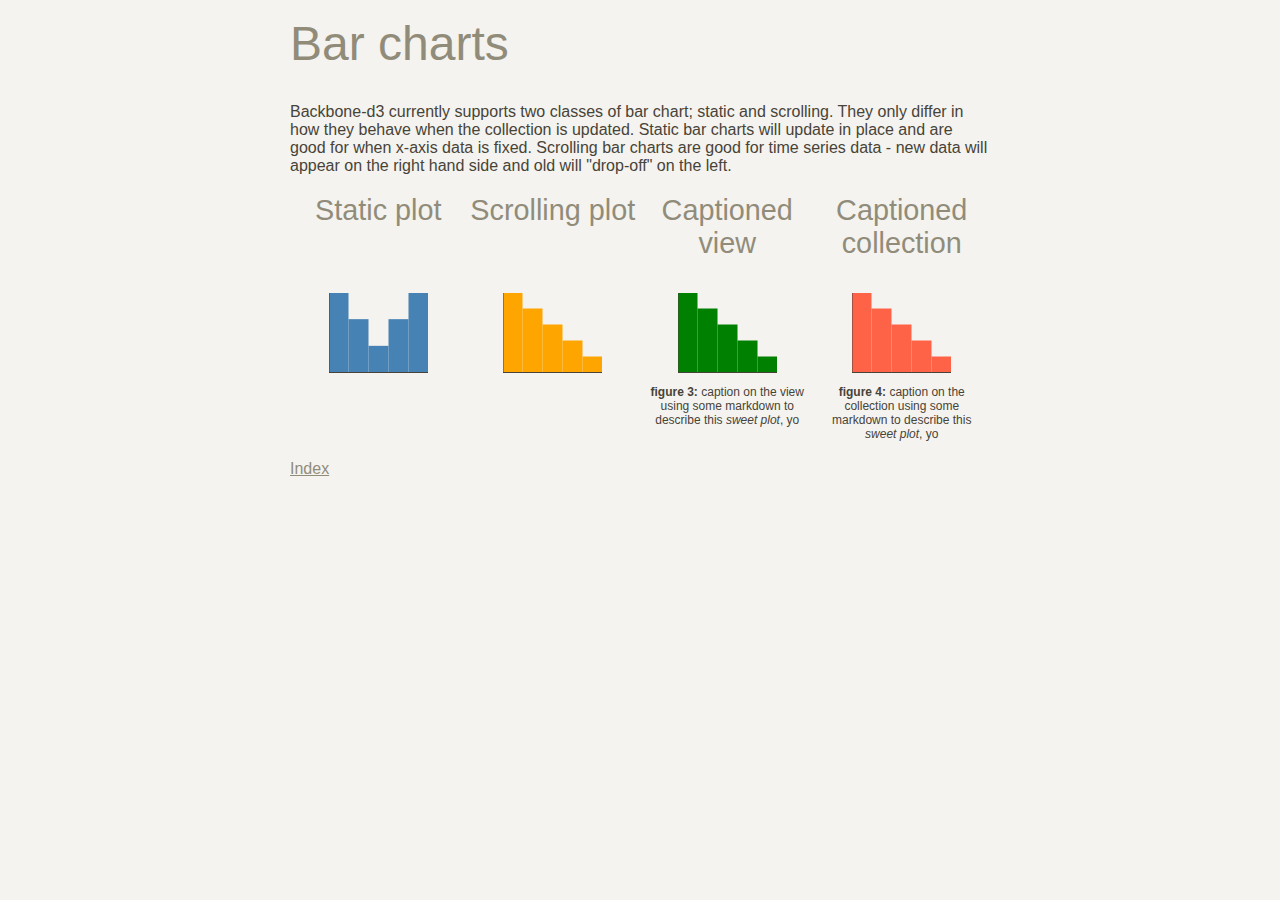
<file: examples/bar.html>
<html>
	<head>
	  <title>Backbone.d3 - Bar charts</title>

	  <link rel="stylesheet" href="style.css" type="text/css" />

    <script src="loader.js" type="text/javascript"></script>

    <script type="text/javascript">
      $(function() {
        var DataPoint = Backbone.Model.extend({
          initialize: function(point) {
            this.set({
              id: point.id,
              x: point.x,
              y: point.y
            });
          }
        });

        var DataSeries = Backbone.d3.PlotCollection.extend({
          model : DataPoint,
          url : "bardata.json",
          // Needed for scolling plots
          fetch: function(){
            // No op
            console.log('fetching is a no op in this example');
          }
        });

        var series1 = new DataSeries();

        var plot1 = Backbone.d3.getView(series1, {div:'#plot1'});
        series1.reset([
          new DataPoint({x:1, y:6, id:1}),
          new DataPoint({x:2, y:4, id:2}),
          new DataPoint({x:3, y:2, id:3}),
          new DataPoint({x:4, y:4, id:4}),
          new DataPoint({x:5, y:6, id:5})
        ]);
        // evolve the dataset
        _.each(_.range(1,6), function(i, ii, l) {
          setTimeout(function() {
                   m = plot1.collection.get(i);
                   m.set({y:2*i});
          }, i * 1000);
        })

        var series2 = new DataSeries();

        var plot2 = Backbone.d3.getView(series2, {div:'#plot2', scrolling:true});
        series2.reset([
          new DataPoint({x:1, y:5, id:1}),
          new DataPoint({x:2, y:4, id:2}),
          new DataPoint({x:3, y:3, id:3}),
          new DataPoint({x:4, y:2, id:4}),
          new DataPoint({x:5, y:1, id:5})
        ]);
        // evolve the dataset
        _.each(_.range(1,6), function(i, ii, l) {
          setTimeout(function() {
                   plot2.collection.add(new DataPoint({x:i+5, y:i*2, id:i}));
          }, i * 1000);
        })

        var series3 = new DataSeries();
        var caption = "**figure 3:** caption on the view using some markdown to describe this *sweet plot*, yo";
        var plot3 = Backbone.d3.getView(series3, {div:'#plot3', scrolling:true, caption:caption});
        series3.reset([
          new DataPoint({x:1, y:5, id:1}),
          new DataPoint({x:2, y:4, id:2}),
          new DataPoint({x:3, y:3, id:3}),
          new DataPoint({x:4, y:2, id:4}),
          new DataPoint({x:5, y:1, id:5})
        ]);
        // evolve the dataset
        _.each(_.range(1,6), function(i, ii, l) {
          setTimeout(function() {
                   plot3.collection.add(new DataPoint({x:i+5, y:i*2, id:i}));
          }, i * 1000);
        })

        var caption = "**figure 4:** caption on the collection using some markdown to describe this *sweet plot*, yo";
        var series4 = new DataSeries([], {caption:caption});
        var plot4 = Backbone.d3.getView(series4, {div:'#plot4', scrolling:true});
        series4.reset([
          new DataPoint({x:1, y:5, id:1}),
          new DataPoint({x:2, y:4, id:2}),
          new DataPoint({x:3, y:3, id:3}),
          new DataPoint({x:4, y:2, id:4}),
          new DataPoint({x:5, y:1, id:5})
        ]);
        // evolve the dataset
        _.each(_.range(1,6), function(i, ii, l) {
          setTimeout(function() {
                   plot4.collection.add(new DataPoint({x:i+5, y:i*2, id:i}));
          }, i * 1000);
        })
      });

    </script>
  </head>
  <body>
    <div id="container">
      <h1>Bar charts</h1>
      <p>Backbone-d3 currently supports two classes of bar chart; static and
        scrolling. They only differ in how they behave when the collection is
        updated. Static bar charts will update in place and are good for when
        x-axis data is fixed. Scrolling bar charts are good for time series
        data - new data will appear on the right hand side and old will
        "drop-off" on the left.</p>
      <table width="100%">
        <tr>
          <td width="25%" align="center" valign="top">
            <h3>Static plot</h3>
          </td>
          <td width="25%" align="center" valign="top">
            <h3>Scrolling plot</h3>
          </td>
          <td width="25%" align="center" valign="top">
            <h3>Captioned view</h3>
          </td>
          <td width="25%" align="center" valign="top">
            <h3>Captioned collection</h3>
          </td>
        </tr>
        <tr>
          <td width="25%" align="center" valign="top">
            <div id="plot1"></div>
          </td>
          <td width="25%" align="center" valign="top">
            <div id="plot2"></div>
          </td>
          <td width="25%" align="center" valign="top">
            <div id="plot3"></div>
          </td>
          <td width="25%" align="center" valign="top">
            <div id="plot4"></div>
          </td>
        </tr>
      </table>
	    <div class="footer">
	      <p><a href="index.html">Index</a></p>
	    </div>
    </div>
  </body>
</html>
</file>
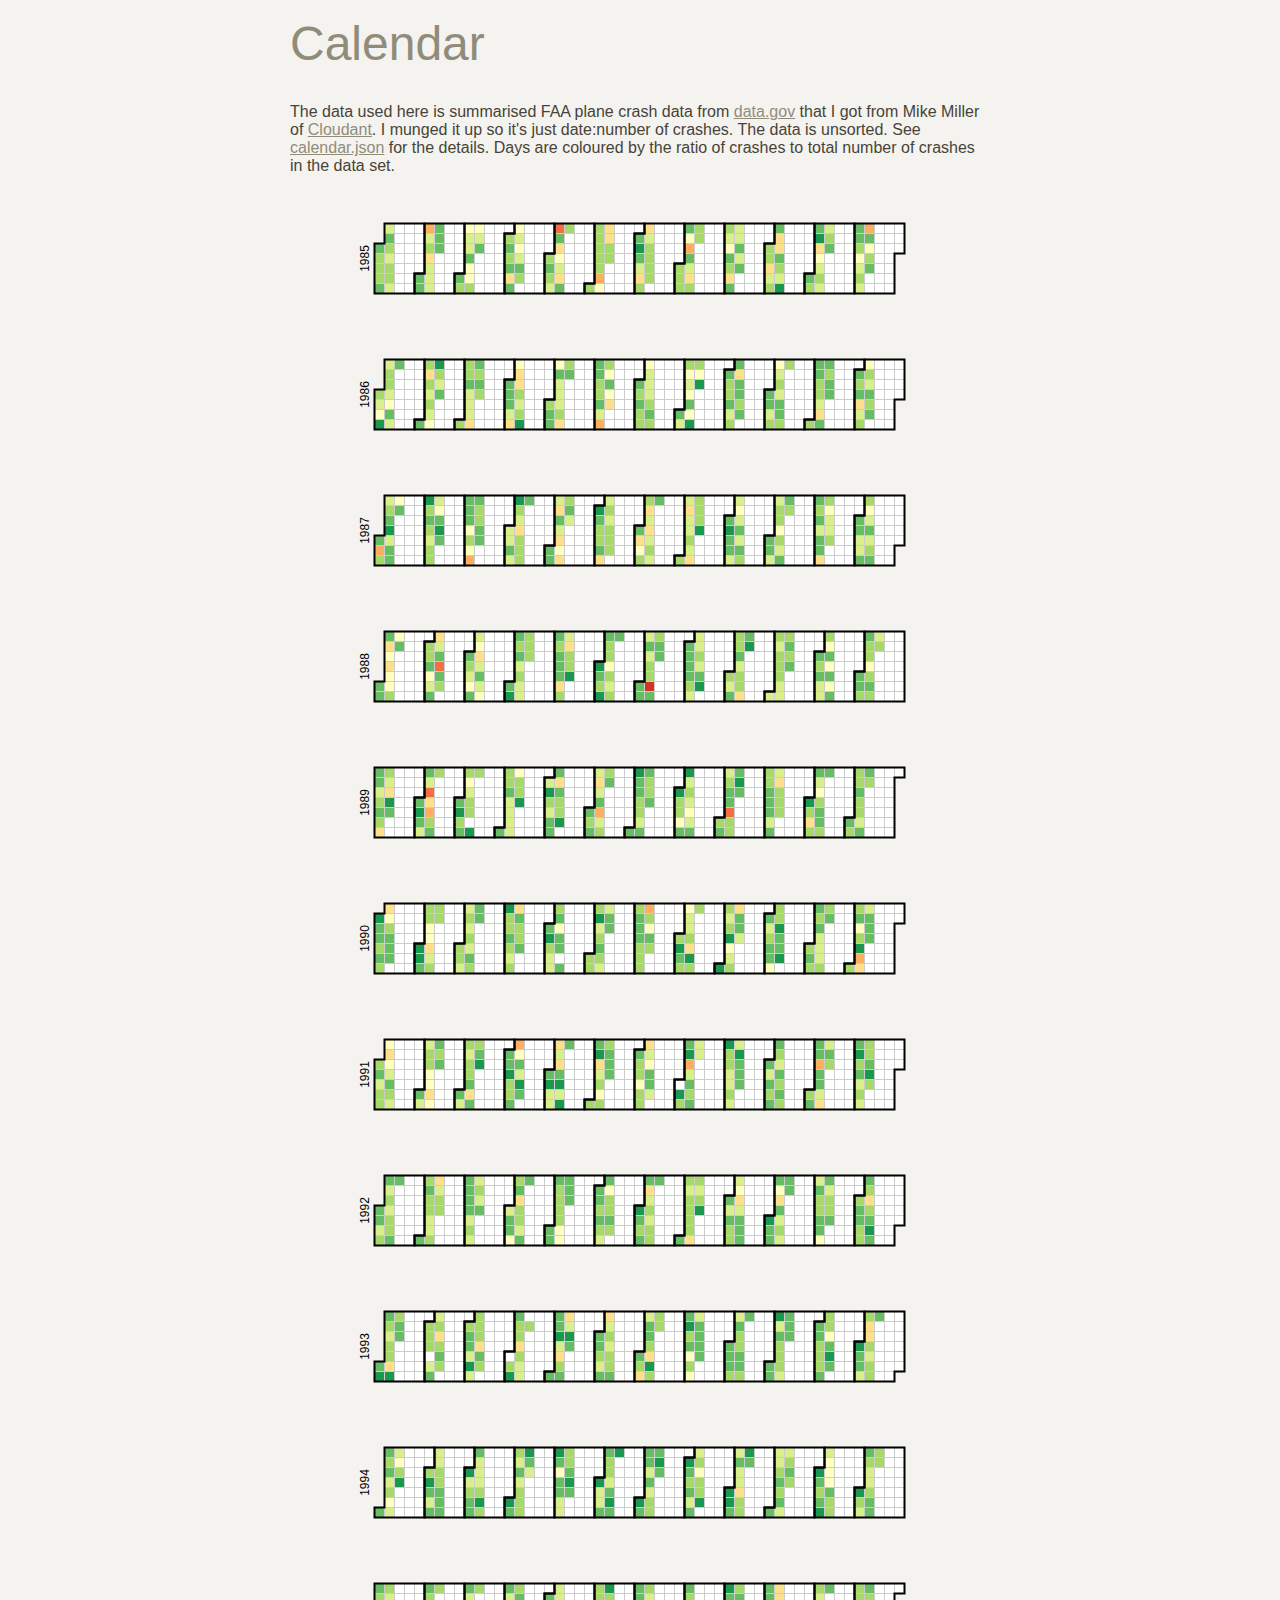
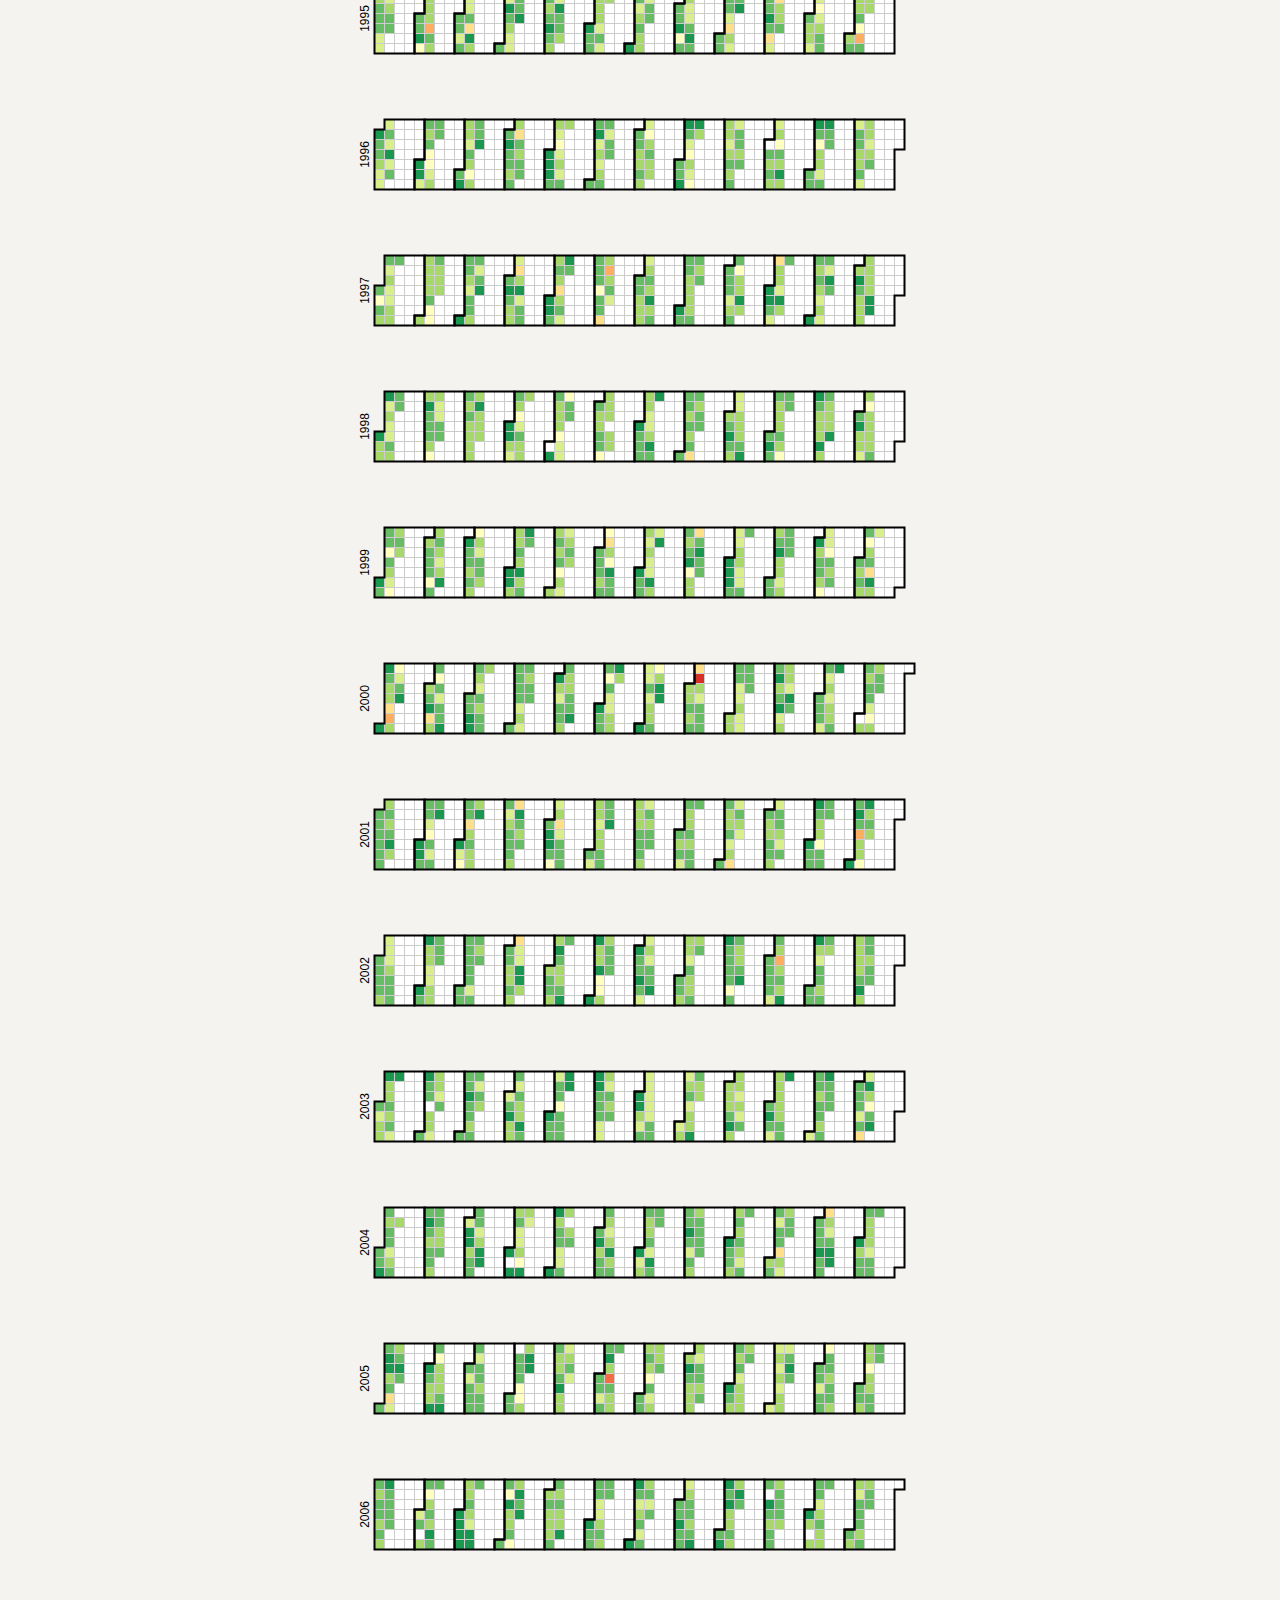
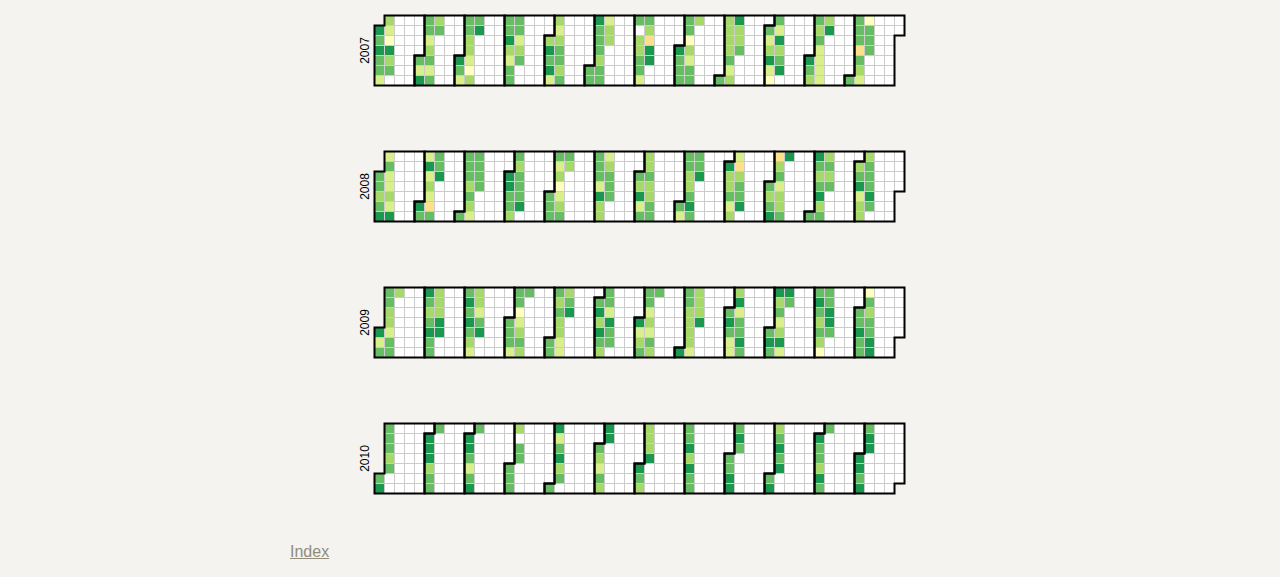
<file: examples/calendar.html>
<html>
	<head>
	  <title>Backbone.d3 - Calendar</title>

	  <link rel="stylesheet" href="style.css" type="text/css" />
	  <link rel="stylesheet" href="colorbrewer.css" type="text/css" />
	  <style>
	  #chart {
      font: 10px sans-serif;
      shape-rendering: crispEdges;
    }

    .day {
      fill: #fff;
      stroke: #ccc;
    }

    .month {
      fill: none;
      stroke: #000;
      stroke-width: 2px;
    }
    </style>

    <script src="loader.js" type="text/javascript"></script>
    <script type="text/javascript">
      $(function() {
        var CalDataPoint = Backbone.Model.extend({
          initialize: function(data) {
            this.set({
              id: data.date,
              date: data.date,
              count: data.count
            });
          }
        });

        var CalData = Backbone.d3.PlotCollection.extend({
          model : Backbone.Model,
          url : "calendar.json",
          plottype: "calendar",
          // TODO: add a start date/end date
    			success: function( result ) {
  					var models = [];
  					_.each( result, function( row ) {
							models.push( row.value );
  					});
  					if ( models.length == 0 ) { models = null }
  					return models;
  				}
        });

        var CalendarVis = Backbone.d3.PlotView.extend({
          day: d3.time.format("%w"),
          week: d3.time.format("%U"),
          percent: d3.format(".1%"),
          format: d3.time.format("%Y-%m-%d"),
          m: [19, 20, 20, 19], // top right bottom left margin
          gw: 700, // width
          gh: 136, // height
          z: 10, // cell size
          plot: function(options) {
            var that = this;
            var w = 700 - this.m[1] - this.m[3], // width
                h = 136 - this.m[0] - this.m[2];
            var color = d3.scale.quantize()
                .domain([0, 1])
                .range(d3.range(9));

            var svg = this.div.selectAll("svg")
                .data(d3.range(1985, 2011))
              .enter().append("svg:svg")
                .attr("width", w + this.m[1] + this.m[3])
                .attr("height", h + this.m[0] + this.m[2])
                .attr("class", "RdYlGn") // Colour pallet.
              .append("svg:g")
                .attr("transform",
                  "translate(" + (this.m[3] + (w - this.z * 53) / 2) + "," + (this.m[0] + (h - this.z * 7) / 2) + ")");

            svg.append("svg:text")
                .attr("transform", "translate(-6," + this.z * 3.5 + ")rotate(-90)")
                .attr("text-anchor", "middle")
                .text(String);

            var rect = svg.selectAll("rect.day")
                .data(function(d) { return d3.time.days(new Date(d, 0, 1), new Date(d + 1, 0, 1)); })
              .enter().append("svg:rect")
                .attr("class", "day")
                .attr("width", this.z)
                .attr("height", this.z)
                .attr("x", function(d) { return that.week(d) * that.z; })
                .attr("y", function(d) { return that.day(d) * that.z; });

            svg.selectAll("path.month")
                .data(function(d) { return d3.time.months(new Date(d, 0, 1), new Date(d + 1, 0, 1)); })
              .enter().append("svg:path")
                .attr("class", "month")
                .attr("d", that.monthPath);

            var data = d3.nest()
                  .key(function(d) { return d.date; })
                  .rollup(function(d) { return d[0].count; })
                  .map(this.plotdata());

            rect.attr("class", function(d) {
              return "day q" + color(data[that.format(d)]) + "-9";
            })
              .append("svg:title")
                .text(function(d) {
                  return (d = that.format(d)) + (d in data ? ": " + that.percent(data[d]) : "");
                });
          },
          plotdata: function(){
            // return percent safety
            var data = [];
            var max = this.collection.max(function(d){return d.get("count");}).get("count");
            this.collection.forEach(function(datapoint) {
                data.push({date:datapoint.get('date'), count:1 - parseFloat(datapoint.get('count'))/max});
              }
            )
            return data;
          },
          monthPath: function(t0) {
            var t1 = new Date(t0.getUTCFullYear(), t0.getUTCMonth() + 1, 0),
                d0 = +this.day(t0), w0 = +this.week(t0),
                d1 = +this.day(t1), w1 = +this.week(t1);
            return "M" + (w0 + 1) * this.z + "," + d0 * this.z
                + "H" + w0 * this.z + "V" + 7 * this.z
                + "H" + w1 * this.z + "V" + (d1 + 1) * this.z
                + "H" + (w1 + 1) * this.z + "V" + 0
                + "H" + (w0 + 1) * this.z + "Z";
          }
        });
        var series1 = new CalData();
        var cal = new CalendarVis(series1, {div:'#calendar'});
			});
		</script>
	  </head>
	  <body>
	    <div id="container">
	      <h1>Calendar</h1>
	      <p>The data used here is summarised FAA plane crash data from
<a href='http://data.gov/'>data.gov</a> that I got from Mike Miller of
<a href="http://blog.cloudant.com/mapreduce-from-the-basics-to-the-actually-useful/">Cloudant</a>.
I munged it up so it's just date:number of crashes. The data is unsorted. See
<a href="calendar.json">calendar.json</a> for the details. Days are coloured by
the ratio of crashes to total number of crashes in the data set.</p>
	      <div id="calendar"></div>
	      <div class="footer">
		      <p><a href="index.html">Index</a></p>
		    </div>
	    </div>
	  </body>
	</html>
</file>
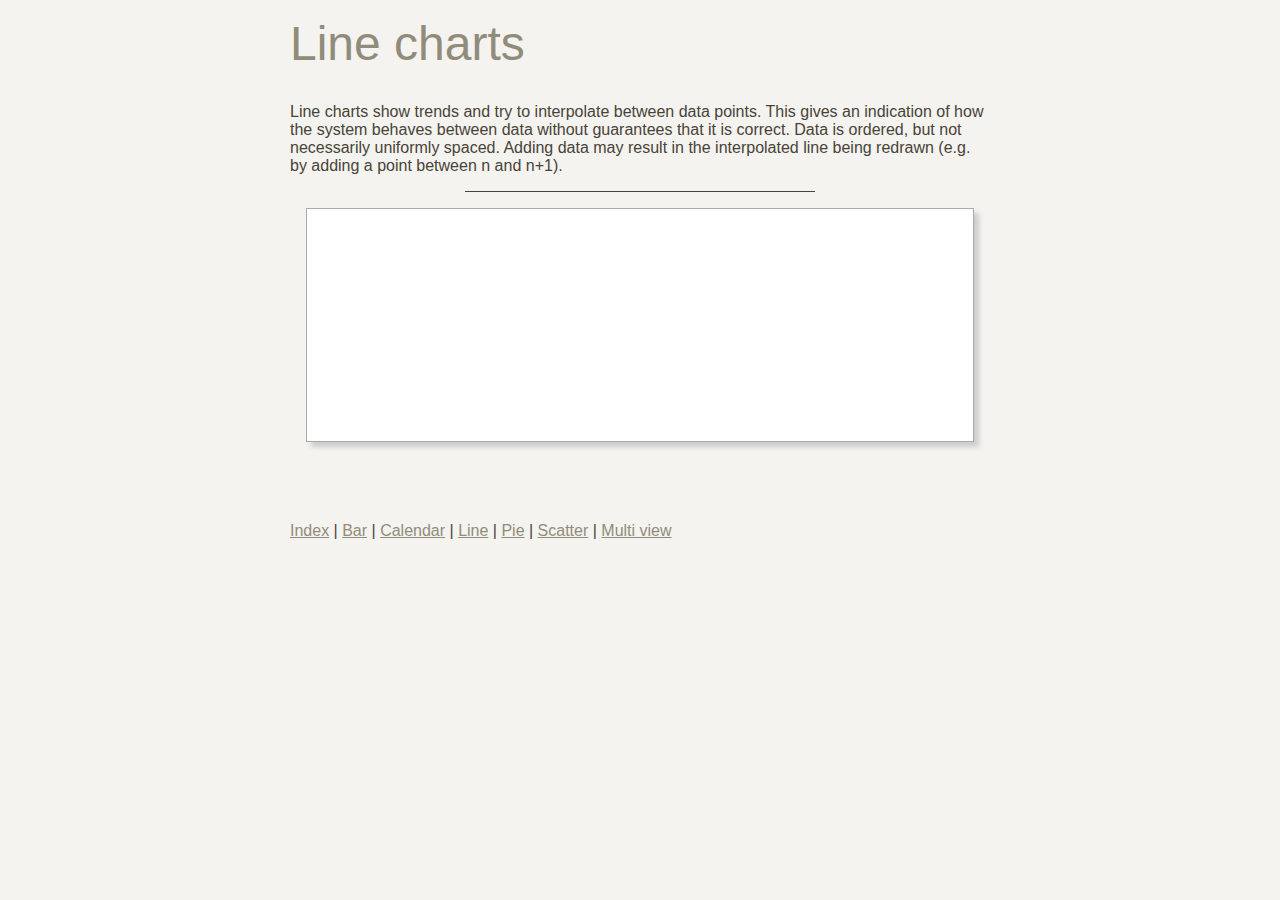
<file: examples/line.html>
<html>
	<head>
	  <title>Backbone.d3 - Line charts</title>

	  <link rel="stylesheet" href="style.css" type="text/css" />
	  <style>
	  #line{
	    height:200px;
	    width: 200px;
	  }
	  path{
	    stroke: steelblue;
	    stroke-width: 2px;
	    fill: none;
	  }
	  circle{
	    fill:steelblue;
	  }
	  </style>
	  <script src="loader.js" type="text/javascript"></script>
    <script src="../visualisations/line.js" type="text/javascript"></script>
    <script type="text/javascript">
    $(function (){
      var DataPoint = Backbone.Model.extend({
        initialize: function(point) {
          this.set({
            x: point.x,
            y: point.y
          });
        }
      });

      var DataSeries = Backbone.d3.PlotCollection.extend({
        model : DataPoint,
        url : "bardata.json",
        fetch: function(){
          // No op
          console.log('fetching is a no op in this example');
        }
      });

      var series1 = new DataSeries();

      var plot1 = new Backbone.d3.Canned.Line.View(series1, {div:'#line'});
      plot1.collection.reset([new DataPoint({x:0, y:0})]);

       _.each(_.range(1,20), function(i, ii, l) {
          setTimeout(function() {
            plot1.collection.add(new DataPoint({y:Math.sin(i/10 * Math.PI), x: i}));
          }, 1 + Math.random() * 10000);
        })
    });
    </script>
  </head>
  <body>
    <div id="container">
      <h1>Line charts</h1>
      <p>Line charts show trends and try to interpolate between data points.
      This gives an indication of how the system behaves between data without
      guarantees that it is correct. Data is ordered, but not necessarily
      uniformly spaced. Adding data may result in the interpolated line being
      redrawn (e.g. by adding a point between n and n+1).</p>
      <hr/>
      <div class="chartcontainer">
        <div id="line"></div>
      </div>
	    <div id="footer"></div>
    </div>
  </body>
</html>
</file>
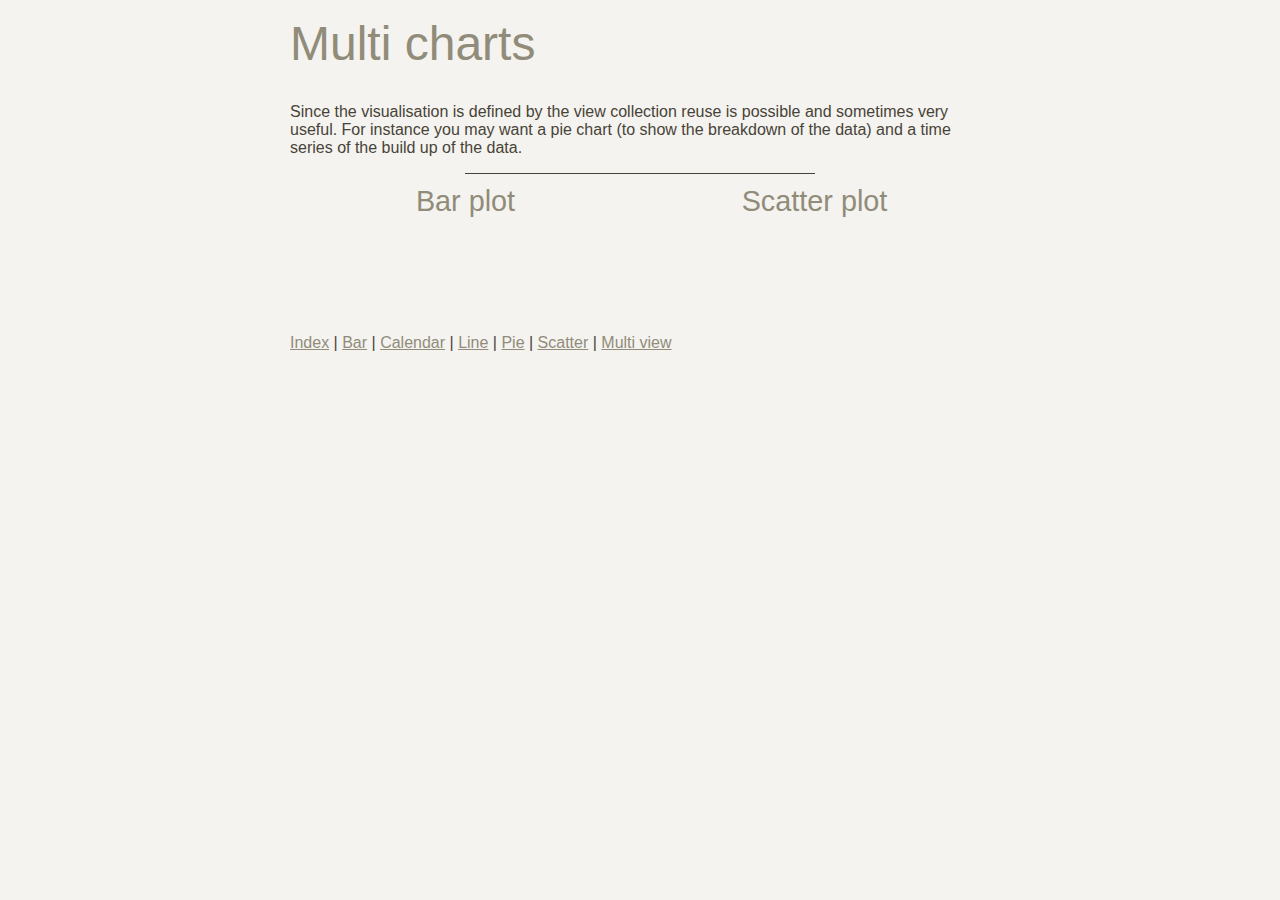
<file: examples/multi.html>
<html>
	<head>
	  <title>Backbone.d3 - Bar charts</title>

	  <link rel="stylesheet" href="style.css" type="text/css" />

    <script src="loader.js" type="text/javascript"></script>
    <script src="../visualisations/bar.js" type="text/javascript"></script>
    <script src="../visualisations/scatter.js" type="text/javascript"></script>
    <script type="text/javascript">
      $(function() {
        var DataPoint = Backbone.Model.extend({
          initialize: function(point) {
            this.set({
              id: point.id,
              x: point.x,
              y: point.y
            });
          }
        });

        var DataSeries = Backbone.d3.PlotCollection.extend({
          model : DataPoint,
          url : "bardata.json",
          // Needed for scolling plots
          fetch: function(){
            // No op
            console.log('fetching is a no op in this example');
          }
        });

        var series1 = new DataSeries();
        var plot1 = new Backbone.d3.Canned.Bar.View(series1, {div:'#plot1'});
        var caption = "inverse of data";
        var plot2 = new Backbone.d3.Canned.Bar.View(series1, {div:'#plot2', scrolling:true, caption:caption});
        plot2.plotdata = function(){
          var data = [];
          this.collection.forEach(function(datapoint) {
              data.push({x:datapoint.get('x'), y:1/datapoint.get('y')});
            }
          )
          // Needed for scolling plots
          if (data.length > this.size){
            return _.last(data, this.size);
          } else {
            return data;
          }
        };

        series1.reset([
          new DataPoint({x:1, y:6, id:1}),
          new DataPoint({x:2, y:4, id:2}),
          new DataPoint({x:3, y:2, id:3}),
          new DataPoint({x:4, y:4, id:4}),
          new DataPoint({x:5, y:6, id:5})
        ]);

        // evolve the dataset
        _.each(_.range(1,6), function(i, ii, l) {
          setTimeout(function() {
            series1.add(new DataPoint({x:i+5, y:i*2, id:i}));
          }, i * 1000);
        })
      });

    </script>
  </head>
  <body>
    <div id="container">
      <h1>Multi charts</h1>
      <p>Since the visualisation is defined by the view collection reuse is
        possible and sometimes very useful. For instance you may want a pie
        chart (to show the breakdown of the data) and a time series of the
        build up of the data.</p>
      <hr/>
      <table width="100%">
        <tr>
          <td width="50%" align="center" valign="top">
            <h3>Bar plot</h3>
          </td>
          <td width="50%" align="center" valign="top">
            <h3>Scatter plot</h3>
          </td>
        </tr>
        <tr>
          <td width="50%" align="center" valign="top">
            <div id="plot1"></div>
          </td>
          <td width="50%" align="center" valign="top">
            <div id="plot2"></div>
          </td>
        </tr>
      </table>
	    <div id="footer"></div>
    </div>
  </body>
</html>
</file>
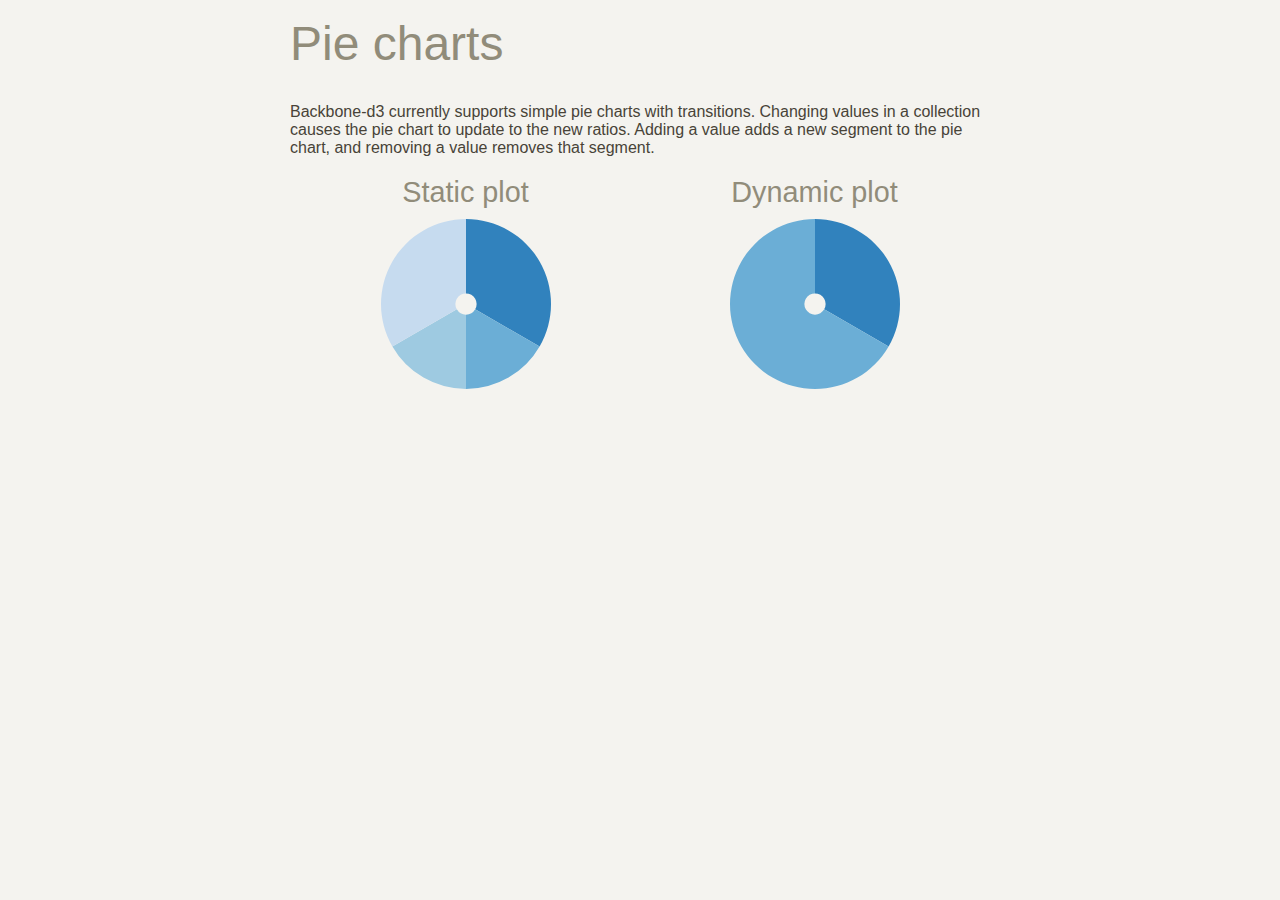
<file: examples/pie.html>
<html>
	<head>
	  <title>Backbone.d3 - Pie charts</title>

	  <link rel="stylesheet" href="style.css" type="text/css" />
    <script src="scripts/jquery.js" type='text/javascript'> </script>
    <script src="scripts/underscore-min.js" type="text/javascript"> </script>
    <script src="scripts/backbone.js" type="text/javascript"> </script>
    <script src="scripts/d3.min.js" type="text/javascript"> </script>
    <script src="scripts/d3.layout.min.js" type="text/javascript"> </script>
    <script src="../backbone-d3.js" type="text/javascript"> </script>

    <script type="text/javascript">

      $(function() {
        var DataPoint = Backbone.Model.extend({
          initialize: function(value) {
            this.set(value);
          }
        });

        var DataSeries = Backbone.d3.PlotCollection.extend({
          model : DataPoint,
          url : "data",
          plottype: "pie",
          fetch: function(){
            // No op
            console.log('fetching is a no op in this example');
          }
        });

        var series = new DataSeries();
        var plot = Backbone.d3.getView(series, {
          div:'#plot1',
          name: 'PLOT1',
          radius: 85
        });
        series.reset([new DataPoint({id: 1, value: 2}),
          new DataPoint({id: 2, value: 1}),
          new DataPoint({id: 3, value: 1}),
          new DataPoint({id: 4, value: 2})]);
        var newValues = [1, 2, 2, 1];
        _.each(_.range(1,5), function(i, ii, l) {
          setTimeout(function() {
             var m = plot.collection.get(i);
             m.set({value: newValues[ii]});
          }, i * 1000);
        })

        var dynamicSeries = new DataSeries();
        var dynamicPlot = Backbone.d3.getView(dynamicSeries, {
          div:'#plot2',
          name: 'PLOT2',
          radius: 85
        });
        dynamicSeries.reset([new DataPoint({id: 1, value: 1}),
          new DataPoint({id: 2, value: 2})]);
        setTimeout(function() {
          dynamicSeries.add(new DataPoint({id: 3, value: 4}));
        }, 1000);
        setTimeout(function() {
          dynamicSeries.add(new DataPoint({id: 4, value: 2}));
        }, 2000);
        setTimeout(function() {
          dynamicSeries.remove(3);
        }, 3000);
        setTimeout(function() {
          dynamicSeries.add(new DataPoint({id: 5, value: 1}));
        }, 4000);
      });
    </script>
  </head>
  <body>
    <div id="container">
      <h1>Pie charts</h1>
      <p>Backbone-d3 currently supports simple pie charts with transitions.
         Changing values in a collection causes the pie chart to update to the
         new ratios. Adding a value adds a new segment to the pie chart, and
         removing a value removes that segment.</p>
      <table width="100%">
        <tr>
          <td width="50%" align="center">
            <h3>Static plot<div id="plot1"></div></h3>
          </td>
          <td width="50%" align="center">
            <h3>Dynamic plot<div id="plot2"></div></h3>
          </td>
        </tr>
      </table>
    </div>
  </body>
</html>
</file>
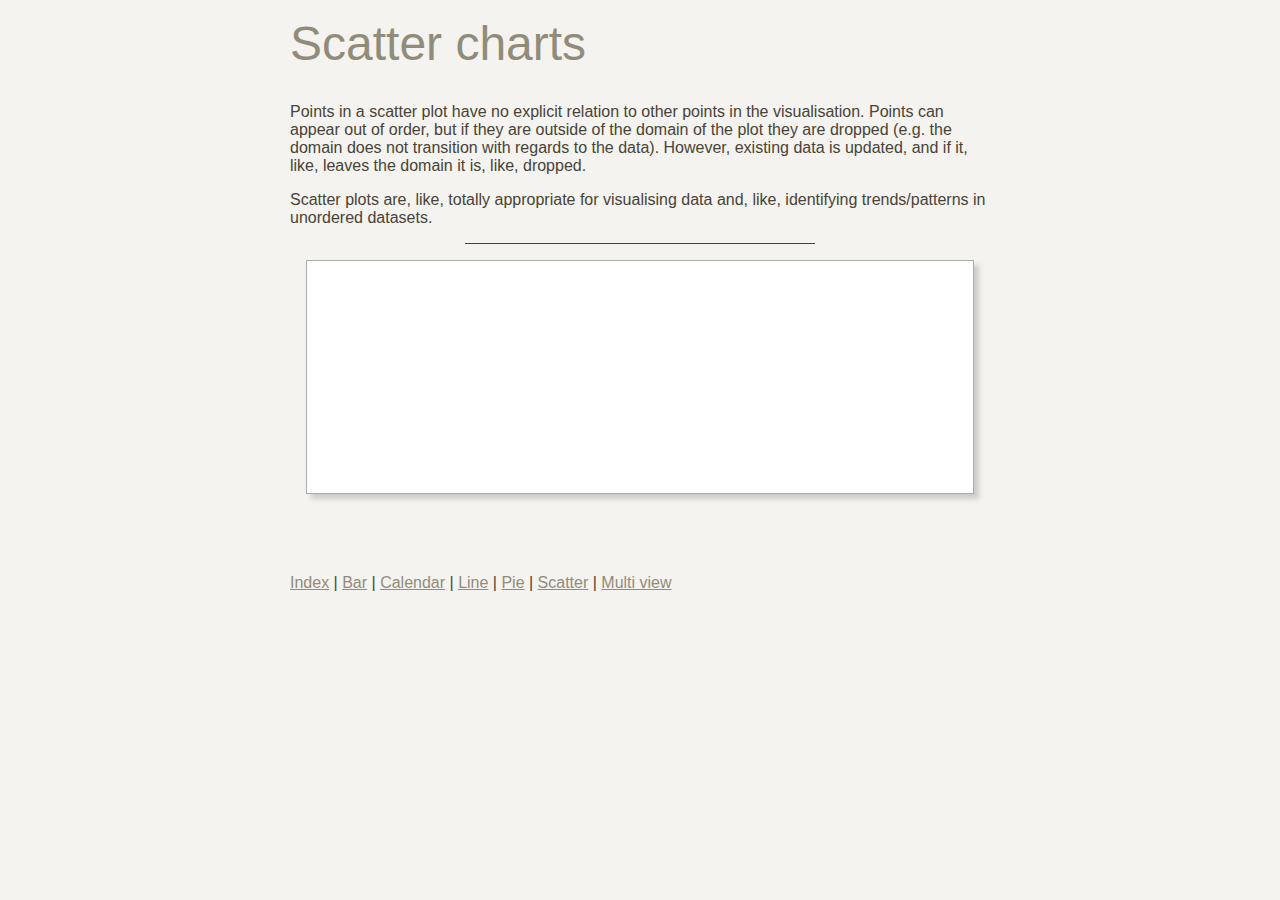
<file: examples/scatter.html>
<html>
	<head>
	  <title>Backbone.d3 - Scatter charts</title>

	  <link rel="stylesheet" href="style.css" type="text/css" />
	  <style>
	  circle{
	    fill:steelblue;
	  }
	  #line{
	    height: 200px;
	    width: 200px;
	  }
	  </style>
	  <script src="loader.js" type="text/javascript"></script>
    <script src="../visualisations/scatter.js" type="text/javascript"></script>
    <script type="text/javascript">
    $(function (){
      var DataPoint = Backbone.Model.extend({
        initialize: function(point) {
          this.set({
            x: point.x,
            y: point.y
          });
        }
      });

      var DataSeries = Backbone.d3.PlotCollection.extend({
        model : DataPoint,
        url : "bardata.json",
        // Needed for scolling plots
        fetch: function(){
          // No op
          console.log('fetching is a no op in this example');
        }
      });

      var series1 = new DataSeries();

      var plot1 = new Backbone.d3.Canned.Scatter.View(series1, {div:'#line'});
      plot1.collection.reset([new DataPoint({x:0, y:0})]);

       _.each(_.range(1,20), function(i, ii, l) {
          setTimeout(function() {
            plot1.collection.add(new DataPoint({y:Math.sin(i/10 * Math.PI), x: i}));
          }, 1 + Math.random() * i * 100);
        })
    });
    </script>
  </head>
  <body>
    <div id="container">
      <h1>Scatter charts</h1>
      <p>Points in a scatter plot have no explicit relation to other points in
         the visualisation. Points can appear out of order, but if they are
         outside of the domain of the plot they are dropped (e.g. the domain
         does not transition with regards to the data). However, existing data
         is updated, and if it, like, leaves the domain it is, like, dropped.</p>
      <p>Scatter plots are, like, totally appropriate for visualising data and,
         like, identifying trends/patterns in unordered datasets.</p>
      <hr/>
      <div class="chartcontainer">
        <div id="line"></div>
      </div>
	    <div id="footer"></div>
    </div>
  </body>
</html>
</file>
<file: examples/style.css>
body {
  margin-top: 1.0em;
  background-color: #f4f3ef;
  font-family: Helvetica Neue, Helvetica, Arial, FreeSans, san-serif;
  color: #484338;
	margin:1em, 5em;
	padding:1em, 5em;
}
a { color: #918c7a; }
pre { background: #242424; color: #fff; padding: 15px;}
hr { border: 0; width: 80%; border-bottom: 1px solid #aaa}
line { stroke: #484338; }
#plot1 .chart rect {
	fill: steelblue;
}
#plot2 .chart rect {
	fill: orange;
}
#plot3 .chart rect {
	fill: green;
}
#plot4 .chart rect {
	fill: tomato;
}
.chartcontainer{
  background-color: #ffffff;
  margin:1em;
  padding:1em;
  border: 1px solid #aaa;
  -moz-box-shadow: 5px 5px 5px #ccc;
  -webkit-box-shadow: 5px 5px 5px #ccc;
  box-shadow: 5px 5px 5px #ccc;
}
#footer{
	margin-top: 5em;
	list-style-type:square;
}
div.caption{
  font-family: Helvetica Neue, Helvetica, Arial;
	font-size: 9pt;
}
div.caption strong{
	font-weight: 700;
}
.chart rect {
	font: 10px sans-serif;
	text-align: right;
	padding: 3px;
	margin: 1px;
}
text {
	font-family: Helvetica Neue, Helvetica, Arial;
	font-size: 9pt;
}
p {
	margin:1em, 5em;
	padding:1em, 5em;
	font-family: Helvetica Neue, Helvetica, Arial;
	font-weight: 200;
}
h1, h2, h3, h4, h5, h6 {
	color: #918c7a;
	font-family: Helvetica Neue, Helvetica, Arial;
	font-weight: 200;
}
h1 {
	font-size: 3em;
	font-weight: 100;
}
h1 a { text-decoration: none }
h1 .small { font-size: 0.4em; }
h2 {
	font-size: 2em;
}
h3 {
	font-size: 1.8em;
}
h4 {
	font-size: 1.6em;
}
h5 {
	font-size: 1.4em;
}
h6 {
	font-size: 1.2em;
}
#container {
  margin: 0 auto;
  width: 700px;
}
hr {
  width: 50%;
  color: #484338;
  background-color: #484338;
  border: 0;
  height: 1px;
}
blockquote {
  quotes: "\201C" "\201D";
  border: 1px dotted #cecece;
  padding: 0.5em;
  font-family: Helvetica Neue, Helvetica, Arial;
  font-style:italic;
}
blockquote:before {
  content: open-quote;
  font-weight: bold;
  font-size: 5em;
  line-height: 1em;
  font-family: Helvetica Neue, Helvetica, Arial;
  float: left;
  margin-right:0.2em;
}
</file>
<file: examples/colorbrewer.css>
/*
 * This product includes color specifications and designs developed by Cynthia
 * Brewer (http://colorbrewer.org/).
 */
.YlGn .q0-3{fill:rgb(247,252,185)}
.YlGn .q1-3{fill:rgb(173,221,142)}
.YlGn .q2-3{fill:rgb(49,163,84)}
.YlGn .q0-4{fill:rgb(255,255,204)}
.YlGn .q1-4{fill:rgb(194,230,153)}
.YlGn .q2-4{fill:rgb(120,198,121)}
.YlGn .q3-4{fill:rgb(35,132,67)}
.YlGn .q0-5{fill:rgb(255,255,204)}
.YlGn .q1-5{fill:rgb(194,230,153)}
.YlGn .q2-5{fill:rgb(120,198,121)}
.YlGn .q3-5{fill:rgb(49,163,84)}
.YlGn .q4-5{fill:rgb(0,104,55)}
.YlGn .q0-6{fill:rgb(255,255,204)}
.YlGn .q1-6{fill:rgb(217,240,163)}
.YlGn .q2-6{fill:rgb(173,221,142)}
.YlGn .q3-6{fill:rgb(120,198,121)}
.YlGn .q4-6{fill:rgb(49,163,84)}
.YlGn .q5-6{fill:rgb(0,104,55)}
.YlGn .q0-7{fill:rgb(255,255,204)}
.YlGn .q1-7{fill:rgb(217,240,163)}
.YlGn .q2-7{fill:rgb(173,221,142)}
.YlGn .q3-7{fill:rgb(120,198,121)}
.YlGn .q4-7{fill:rgb(65,171,93)}
.YlGn .q5-7{fill:rgb(35,132,67)}
.YlGn .q6-7{fill:rgb(0,90,50)}
.YlGn .q0-8{fill:rgb(255,255,229)}
.YlGn .q1-8{fill:rgb(247,252,185)}
.YlGn .q2-8{fill:rgb(217,240,163)}
.YlGn .q3-8{fill:rgb(173,221,142)}
.YlGn .q4-8{fill:rgb(120,198,121)}
.YlGn .q5-8{fill:rgb(65,171,93)}
.YlGn .q6-8{fill:rgb(35,132,67)}
.YlGn .q7-8{fill:rgb(0,90,50)}
.YlGn .q0-9{fill:rgb(255,255,229)}
.YlGn .q1-9{fill:rgb(247,252,185)}
.YlGn .q2-9{fill:rgb(217,240,163)}
.YlGn .q3-9{fill:rgb(173,221,142)}
.YlGn .q4-9{fill:rgb(120,198,121)}
.YlGn .q5-9{fill:rgb(65,171,93)}
.YlGn .q6-9{fill:rgb(35,132,67)}
.YlGn .q7-9{fill:rgb(0,104,55)}
.YlGn .q8-9{fill:rgb(0,69,41)}
.YlGnBu .q0-3{fill:rgb(237,248,177)}
.YlGnBu .q1-3{fill:rgb(127,205,187)}
.YlGnBu .q2-3{fill:rgb(44,127,184)}
.YlGnBu .q0-4{fill:rgb(255,255,204)}
.YlGnBu .q1-4{fill:rgb(161,218,180)}
.YlGnBu .q2-4{fill:rgb(65,182,196)}
.YlGnBu .q3-4{fill:rgb(34,94,168)}
.YlGnBu .q0-5{fill:rgb(255,255,204)}
.YlGnBu .q1-5{fill:rgb(161,218,180)}
.YlGnBu .q2-5{fill:rgb(65,182,196)}
.YlGnBu .q3-5{fill:rgb(44,127,184)}
.YlGnBu .q4-5{fill:rgb(37,52,148)}
.YlGnBu .q0-6{fill:rgb(255,255,204)}
.YlGnBu .q1-6{fill:rgb(199,233,180)}
.YlGnBu .q2-6{fill:rgb(127,205,187)}
.YlGnBu .q3-6{fill:rgb(65,182,196)}
.YlGnBu .q4-6{fill:rgb(44,127,184)}
.YlGnBu .q5-6{fill:rgb(37,52,148)}
.YlGnBu .q0-7{fill:rgb(255,255,204)}
.YlGnBu .q1-7{fill:rgb(199,233,180)}
.YlGnBu .q2-7{fill:rgb(127,205,187)}
.YlGnBu .q3-7{fill:rgb(65,182,196)}
.YlGnBu .q4-7{fill:rgb(29,145,192)}
.YlGnBu .q5-7{fill:rgb(34,94,168)}
.YlGnBu .q6-7{fill:rgb(12,44,132)}
.YlGnBu .q0-8{fill:rgb(255,255,217)}
.YlGnBu .q1-8{fill:rgb(237,248,177)}
.YlGnBu .q2-8{fill:rgb(199,233,180)}
.YlGnBu .q3-8{fill:rgb(127,205,187)}
.YlGnBu .q4-8{fill:rgb(65,182,196)}
.YlGnBu .q5-8{fill:rgb(29,145,192)}
.YlGnBu .q6-8{fill:rgb(34,94,168)}
.YlGnBu .q7-8{fill:rgb(12,44,132)}
.YlGnBu .q0-9{fill:rgb(255,255,217)}
.YlGnBu .q1-9{fill:rgb(237,248,177)}
.YlGnBu .q2-9{fill:rgb(199,233,180)}
.YlGnBu .q3-9{fill:rgb(127,205,187)}
.YlGnBu .q4-9{fill:rgb(65,182,196)}
.YlGnBu .q5-9{fill:rgb(29,145,192)}
.YlGnBu .q6-9{fill:rgb(34,94,168)}
.YlGnBu .q7-9{fill:rgb(37,52,148)}
.YlGnBu .q8-9{fill:rgb(8,29,88)}
.GnBu .q0-3{fill:rgb(224,243,219)}
.GnBu .q1-3{fill:rgb(168,221,181)}
.GnBu .q2-3{fill:rgb(67,162,202)}
.GnBu .q0-4{fill:rgb(240,249,232)}
.GnBu .q1-4{fill:rgb(186,228,188)}
.GnBu .q2-4{fill:rgb(123,204,196)}
.GnBu .q3-4{fill:rgb(43,140,190)}
.GnBu .q0-5{fill:rgb(240,249,232)}
.GnBu .q1-5{fill:rgb(186,228,188)}
.GnBu .q2-5{fill:rgb(123,204,196)}
.GnBu .q3-5{fill:rgb(67,162,202)}
.GnBu .q4-5{fill:rgb(8,104,172)}
.GnBu .q0-6{fill:rgb(240,249,232)}
.GnBu .q1-6{fill:rgb(204,235,197)}
.GnBu .q2-6{fill:rgb(168,221,181)}
.GnBu .q3-6{fill:rgb(123,204,196)}
.GnBu .q4-6{fill:rgb(67,162,202)}
.GnBu .q5-6{fill:rgb(8,104,172)}
.GnBu .q0-7{fill:rgb(240,249,232)}
.GnBu .q1-7{fill:rgb(204,235,197)}
.GnBu .q2-7{fill:rgb(168,221,181)}
.GnBu .q3-7{fill:rgb(123,204,196)}
.GnBu .q4-7{fill:rgb(78,179,211)}
.GnBu .q5-7{fill:rgb(43,140,190)}
.GnBu .q6-7{fill:rgb(8,88,158)}
.GnBu .q0-8{fill:rgb(247,252,240)}
.GnBu .q1-8{fill:rgb(224,243,219)}
.GnBu .q2-8{fill:rgb(204,235,197)}
.GnBu .q3-8{fill:rgb(168,221,181)}
.GnBu .q4-8{fill:rgb(123,204,196)}
.GnBu .q5-8{fill:rgb(78,179,211)}
.GnBu .q6-8{fill:rgb(43,140,190)}
.GnBu .q7-8{fill:rgb(8,88,158)}
.GnBu .q0-9{fill:rgb(247,252,240)}
.GnBu .q1-9{fill:rgb(224,243,219)}
.GnBu .q2-9{fill:rgb(204,235,197)}
.GnBu .q3-9{fill:rgb(168,221,181)}
.GnBu .q4-9{fill:rgb(123,204,196)}
.GnBu .q5-9{fill:rgb(78,179,211)}
.GnBu .q6-9{fill:rgb(43,140,190)}
.GnBu .q7-9{fill:rgb(8,104,172)}
.GnBu .q8-9{fill:rgb(8,64,129)}
.BuGn .q0-3{fill:rgb(229,245,249)}
.BuGn .q1-3{fill:rgb(153,216,201)}
.BuGn .q2-3{fill:rgb(44,162,95)}
.BuGn .q0-4{fill:rgb(237,248,251)}
.BuGn .q1-4{fill:rgb(178,226,226)}
.BuGn .q2-4{fill:rgb(102,194,164)}
.BuGn .q3-4{fill:rgb(35,139,69)}
.BuGn .q0-5{fill:rgb(237,248,251)}
.BuGn .q1-5{fill:rgb(178,226,226)}
.BuGn .q2-5{fill:rgb(102,194,164)}
.BuGn .q3-5{fill:rgb(44,162,95)}
.BuGn .q4-5{fill:rgb(0,109,44)}
.BuGn .q0-6{fill:rgb(237,248,251)}
.BuGn .q1-6{fill:rgb(204,236,230)}
.BuGn .q2-6{fill:rgb(153,216,201)}
.BuGn .q3-6{fill:rgb(102,194,164)}
.BuGn .q4-6{fill:rgb(44,162,95)}
.BuGn .q5-6{fill:rgb(0,109,44)}
.BuGn .q0-7{fill:rgb(237,248,251)}
.BuGn .q1-7{fill:rgb(204,236,230)}
.BuGn .q2-7{fill:rgb(153,216,201)}
.BuGn .q3-7{fill:rgb(102,194,164)}
.BuGn .q4-7{fill:rgb(65,174,118)}
.BuGn .q5-7{fill:rgb(35,139,69)}
.BuGn .q6-7{fill:rgb(0,88,36)}
.BuGn .q0-8{fill:rgb(247,252,253)}
.BuGn .q1-8{fill:rgb(229,245,249)}
.BuGn .q2-8{fill:rgb(204,236,230)}
.BuGn .q3-8{fill:rgb(153,216,201)}
.BuGn .q4-8{fill:rgb(102,194,164)}
.BuGn .q5-8{fill:rgb(65,174,118)}
.BuGn .q6-8{fill:rgb(35,139,69)}
.BuGn .q7-8{fill:rgb(0,88,36)}
.BuGn .q0-9{fill:rgb(247,252,253)}
.BuGn .q1-9{fill:rgb(229,245,249)}
.BuGn .q2-9{fill:rgb(204,236,230)}
.BuGn .q3-9{fill:rgb(153,216,201)}
.BuGn .q4-9{fill:rgb(102,194,164)}
.BuGn .q5-9{fill:rgb(65,174,118)}
.BuGn .q6-9{fill:rgb(35,139,69)}
.BuGn .q7-9{fill:rgb(0,109,44)}
.BuGn .q8-9{fill:rgb(0,68,27)}
.PuBuGn .q0-3{fill:rgb(236,226,240)}
.PuBuGn .q1-3{fill:rgb(166,189,219)}
.PuBuGn .q2-3{fill:rgb(28,144,153)}
.PuBuGn .q0-4{fill:rgb(246,239,247)}
.PuBuGn .q1-4{fill:rgb(189,201,225)}
.PuBuGn .q2-4{fill:rgb(103,169,207)}
.PuBuGn .q3-4{fill:rgb(2,129,138)}
.PuBuGn .q0-5{fill:rgb(246,239,247)}
.PuBuGn .q1-5{fill:rgb(189,201,225)}
.PuBuGn .q2-5{fill:rgb(103,169,207)}
.PuBuGn .q3-5{fill:rgb(28,144,153)}
.PuBuGn .q4-5{fill:rgb(1,108,89)}
.PuBuGn .q0-6{fill:rgb(246,239,247)}
.PuBuGn .q1-6{fill:rgb(208,209,230)}
.PuBuGn .q2-6{fill:rgb(166,189,219)}
.PuBuGn .q3-6{fill:rgb(103,169,207)}
.PuBuGn .q4-6{fill:rgb(28,144,153)}
.PuBuGn .q5-6{fill:rgb(1,108,89)}
.PuBuGn .q0-7{fill:rgb(246,239,247)}
.PuBuGn .q1-7{fill:rgb(208,209,230)}
.PuBuGn .q2-7{fill:rgb(166,189,219)}
.PuBuGn .q3-7{fill:rgb(103,169,207)}
.PuBuGn .q4-7{fill:rgb(54,144,192)}
.PuBuGn .q5-7{fill:rgb(2,129,138)}
.PuBuGn .q6-7{fill:rgb(1,100,80)}
.PuBuGn .q0-8{fill:rgb(255,247,251)}
.PuBuGn .q1-8{fill:rgb(236,226,240)}
.PuBuGn .q2-8{fill:rgb(208,209,230)}
.PuBuGn .q3-8{fill:rgb(166,189,219)}
.PuBuGn .q4-8{fill:rgb(103,169,207)}
.PuBuGn .q5-8{fill:rgb(54,144,192)}
.PuBuGn .q6-8{fill:rgb(2,129,138)}
.PuBuGn .q7-8{fill:rgb(1,100,80)}
.PuBuGn .q0-9{fill:rgb(255,247,251)}
.PuBuGn .q1-9{fill:rgb(236,226,240)}
.PuBuGn .q2-9{fill:rgb(208,209,230)}
.PuBuGn .q3-9{fill:rgb(166,189,219)}
.PuBuGn .q4-9{fill:rgb(103,169,207)}
.PuBuGn .q5-9{fill:rgb(54,144,192)}
.PuBuGn .q6-9{fill:rgb(2,129,138)}
.PuBuGn .q7-9{fill:rgb(1,108,89)}
.PuBuGn .q8-9{fill:rgb(1,70,54)}
.PuBu .q0-3{fill:rgb(236,231,242)}
.PuBu .q1-3{fill:rgb(166,189,219)}
.PuBu .q2-3{fill:rgb(43,140,190)}
.PuBu .q0-4{fill:rgb(241,238,246)}
.PuBu .q1-4{fill:rgb(189,201,225)}
.PuBu .q2-4{fill:rgb(116,169,207)}
.PuBu .q3-4{fill:rgb(5,112,176)}
.PuBu .q0-5{fill:rgb(241,238,246)}
.PuBu .q1-5{fill:rgb(189,201,225)}
.PuBu .q2-5{fill:rgb(116,169,207)}
.PuBu .q3-5{fill:rgb(43,140,190)}
.PuBu .q4-5{fill:rgb(4,90,141)}
.PuBu .q0-6{fill:rgb(241,238,246)}
.PuBu .q1-6{fill:rgb(208,209,230)}
.PuBu .q2-6{fill:rgb(166,189,219)}
.PuBu .q3-6{fill:rgb(116,169,207)}
.PuBu .q4-6{fill:rgb(43,140,190)}
.PuBu .q5-6{fill:rgb(4,90,141)}
.PuBu .q0-7{fill:rgb(241,238,246)}
.PuBu .q1-7{fill:rgb(208,209,230)}
.PuBu .q2-7{fill:rgb(166,189,219)}
.PuBu .q3-7{fill:rgb(116,169,207)}
.PuBu .q4-7{fill:rgb(54,144,192)}
.PuBu .q5-7{fill:rgb(5,112,176)}
.PuBu .q6-7{fill:rgb(3,78,123)}
.PuBu .q0-8{fill:rgb(255,247,251)}
.PuBu .q1-8{fill:rgb(236,231,242)}
.PuBu .q2-8{fill:rgb(208,209,230)}
.PuBu .q3-8{fill:rgb(166,189,219)}
.PuBu .q4-8{fill:rgb(116,169,207)}
.PuBu .q5-8{fill:rgb(54,144,192)}
.PuBu .q6-8{fill:rgb(5,112,176)}
.PuBu .q7-8{fill:rgb(3,78,123)}
.PuBu .q0-9{fill:rgb(255,247,251)}
.PuBu .q1-9{fill:rgb(236,231,242)}
.PuBu .q2-9{fill:rgb(208,209,230)}
.PuBu .q3-9{fill:rgb(166,189,219)}
.PuBu .q4-9{fill:rgb(116,169,207)}
.PuBu .q5-9{fill:rgb(54,144,192)}
.PuBu .q6-9{fill:rgb(5,112,176)}
.PuBu .q7-9{fill:rgb(4,90,141)}
.PuBu .q8-9{fill:rgb(2,56,88)}
.BuPu .q0-3{fill:rgb(224,236,244)}
.BuPu .q1-3{fill:rgb(158,188,218)}
.BuPu .q2-3{fill:rgb(136,86,167)}
.BuPu .q0-4{fill:rgb(237,248,251)}
.BuPu .q1-4{fill:rgb(179,205,227)}
.BuPu .q2-4{fill:rgb(140,150,198)}
.BuPu .q3-4{fill:rgb(136,65,157)}
.BuPu .q0-5{fill:rgb(237,248,251)}
.BuPu .q1-5{fill:rgb(179,205,227)}
.BuPu .q2-5{fill:rgb(140,150,198)}
.BuPu .q3-5{fill:rgb(136,86,167)}
.BuPu .q4-5{fill:rgb(129,15,124)}
.BuPu .q0-6{fill:rgb(237,248,251)}
.BuPu .q1-6{fill:rgb(191,211,230)}
.BuPu .q2-6{fill:rgb(158,188,218)}
.BuPu .q3-6{fill:rgb(140,150,198)}
.BuPu .q4-6{fill:rgb(136,86,167)}
.BuPu .q5-6{fill:rgb(129,15,124)}
.BuPu .q0-7{fill:rgb(237,248,251)}
.BuPu .q1-7{fill:rgb(191,211,230)}
.BuPu .q2-7{fill:rgb(158,188,218)}
.BuPu .q3-7{fill:rgb(140,150,198)}
.BuPu .q4-7{fill:rgb(140,107,177)}
.BuPu .q5-7{fill:rgb(136,65,157)}
.BuPu .q6-7{fill:rgb(110,1,107)}
.BuPu .q0-8{fill:rgb(247,252,253)}
.BuPu .q1-8{fill:rgb(224,236,244)}
.BuPu .q2-8{fill:rgb(191,211,230)}
.BuPu .q3-8{fill:rgb(158,188,218)}
.BuPu .q4-8{fill:rgb(140,150,198)}
.BuPu .q5-8{fill:rgb(140,107,177)}
.BuPu .q6-8{fill:rgb(136,65,157)}
.BuPu .q7-8{fill:rgb(110,1,107)}
.BuPu .q0-9{fill:rgb(247,252,253)}
.BuPu .q1-9{fill:rgb(224,236,244)}
.BuPu .q2-9{fill:rgb(191,211,230)}
.BuPu .q3-9{fill:rgb(158,188,218)}
.BuPu .q4-9{fill:rgb(140,150,198)}
.BuPu .q5-9{fill:rgb(140,107,177)}
.BuPu .q6-9{fill:rgb(136,65,157)}
.BuPu .q7-9{fill:rgb(129,15,124)}
.BuPu .q8-9{fill:rgb(77,0,75)}
.RdPu .q0-3{fill:rgb(253,224,221)}
.RdPu .q1-3{fill:rgb(250,159,181)}
.RdPu .q2-3{fill:rgb(197,27,138)}
.RdPu .q0-4{fill:rgb(254,235,226)}
.RdPu .q1-4{fill:rgb(251,180,185)}
.RdPu .q2-4{fill:rgb(247,104,161)}
.RdPu .q3-4{fill:rgb(174,1,126)}
.RdPu .q0-5{fill:rgb(254,235,226)}
.RdPu .q1-5{fill:rgb(251,180,185)}
.RdPu .q2-5{fill:rgb(247,104,161)}
.RdPu .q3-5{fill:rgb(197,27,138)}
.RdPu .q4-5{fill:rgb(122,1,119)}
.RdPu .q0-6{fill:rgb(254,235,226)}
.RdPu .q1-6{fill:rgb(252,197,192)}
.RdPu .q2-6{fill:rgb(250,159,181)}
.RdPu .q3-6{fill:rgb(247,104,161)}
.RdPu .q4-6{fill:rgb(197,27,138)}
.RdPu .q5-6{fill:rgb(122,1,119)}
.RdPu .q0-7{fill:rgb(254,235,226)}
.RdPu .q1-7{fill:rgb(252,197,192)}
.RdPu .q2-7{fill:rgb(250,159,181)}
.RdPu .q3-7{fill:rgb(247,104,161)}
.RdPu .q4-7{fill:rgb(221,52,151)}
.RdPu .q5-7{fill:rgb(174,1,126)}
.RdPu .q6-7{fill:rgb(122,1,119)}
.RdPu .q0-8{fill:rgb(255,247,243)}
.RdPu .q1-8{fill:rgb(253,224,221)}
.RdPu .q2-8{fill:rgb(252,197,192)}
.RdPu .q3-8{fill:rgb(250,159,181)}
.RdPu .q4-8{fill:rgb(247,104,161)}
.RdPu .q5-8{fill:rgb(221,52,151)}
.RdPu .q6-8{fill:rgb(174,1,126)}
.RdPu .q7-8{fill:rgb(122,1,119)}
.RdPu .q0-9{fill:rgb(255,247,243)}
.RdPu .q1-9{fill:rgb(253,224,221)}
.RdPu .q2-9{fill:rgb(252,197,192)}
.RdPu .q3-9{fill:rgb(250,159,181)}
.RdPu .q4-9{fill:rgb(247,104,161)}
.RdPu .q5-9{fill:rgb(221,52,151)}
.RdPu .q6-9{fill:rgb(174,1,126)}
.RdPu .q7-9{fill:rgb(122,1,119)}
.RdPu .q8-9{fill:rgb(73,0,106)}
.PuRd .q0-3{fill:rgb(231,225,239)}
.PuRd .q1-3{fill:rgb(201,148,199)}
.PuRd .q2-3{fill:rgb(221,28,119)}
.PuRd .q0-4{fill:rgb(241,238,246)}
.PuRd .q1-4{fill:rgb(215,181,216)}
.PuRd .q2-4{fill:rgb(223,101,176)}
.PuRd .q3-4{fill:rgb(206,18,86)}
.PuRd .q0-5{fill:rgb(241,238,246)}
.PuRd .q1-5{fill:rgb(215,181,216)}
.PuRd .q2-5{fill:rgb(223,101,176)}
.PuRd .q3-5{fill:rgb(221,28,119)}
.PuRd .q4-5{fill:rgb(152,0,67)}
.PuRd .q0-6{fill:rgb(241,238,246)}
.PuRd .q1-6{fill:rgb(212,185,218)}
.PuRd .q2-6{fill:rgb(201,148,199)}
.PuRd .q3-6{fill:rgb(223,101,176)}
.PuRd .q4-6{fill:rgb(221,28,119)}
.PuRd .q5-6{fill:rgb(152,0,67)}
.PuRd .q0-7{fill:rgb(241,238,246)}
.PuRd .q1-7{fill:rgb(212,185,218)}
.PuRd .q2-7{fill:rgb(201,148,199)}
.PuRd .q3-7{fill:rgb(223,101,176)}
.PuRd .q4-7{fill:rgb(231,41,138)}
.PuRd .q5-7{fill:rgb(206,18,86)}
.PuRd .q6-7{fill:rgb(145,0,63)}
.PuRd .q0-8{fill:rgb(247,244,249)}
.PuRd .q1-8{fill:rgb(231,225,239)}
.PuRd .q2-8{fill:rgb(212,185,218)}
.PuRd .q3-8{fill:rgb(201,148,199)}
.PuRd .q4-8{fill:rgb(223,101,176)}
.PuRd .q5-8{fill:rgb(231,41,138)}
.PuRd .q6-8{fill:rgb(206,18,86)}
.PuRd .q7-8{fill:rgb(145,0,63)}
.PuRd .q0-9{fill:rgb(247,244,249)}
.PuRd .q1-9{fill:rgb(231,225,239)}
.PuRd .q2-9{fill:rgb(212,185,218)}
.PuRd .q3-9{fill:rgb(201,148,199)}
.PuRd .q4-9{fill:rgb(223,101,176)}
.PuRd .q5-9{fill:rgb(231,41,138)}
.PuRd .q6-9{fill:rgb(206,18,86)}
.PuRd .q7-9{fill:rgb(152,0,67)}
.PuRd .q8-9{fill:rgb(103,0,31)}
.OrRd .q0-3{fill:rgb(254,232,200)}
.OrRd .q1-3{fill:rgb(253,187,132)}
.OrRd .q2-3{fill:rgb(227,74,51)}
.OrRd .q0-4{fill:rgb(254,240,217)}
.OrRd .q1-4{fill:rgb(253,204,138)}
.OrRd .q2-4{fill:rgb(252,141,89)}
.OrRd .q3-4{fill:rgb(215,48,31)}
.OrRd .q0-5{fill:rgb(254,240,217)}
.OrRd .q1-5{fill:rgb(253,204,138)}
.OrRd .q2-5{fill:rgb(252,141,89)}
.OrRd .q3-5{fill:rgb(227,74,51)}
.OrRd .q4-5{fill:rgb(179,0,0)}
.OrRd .q0-6{fill:rgb(254,240,217)}
.OrRd .q1-6{fill:rgb(253,212,158)}
.OrRd .q2-6{fill:rgb(253,187,132)}
.OrRd .q3-6{fill:rgb(252,141,89)}
.OrRd .q4-6{fill:rgb(227,74,51)}
.OrRd .q5-6{fill:rgb(179,0,0)}
.OrRd .q0-7{fill:rgb(254,240,217)}
.OrRd .q1-7{fill:rgb(253,212,158)}
.OrRd .q2-7{fill:rgb(253,187,132)}
.OrRd .q3-7{fill:rgb(252,141,89)}
.OrRd .q4-7{fill:rgb(239,101,72)}
.OrRd .q5-7{fill:rgb(215,48,31)}
.OrRd .q6-7{fill:rgb(153,0,0)}
.OrRd .q0-8{fill:rgb(255,247,236)}
.OrRd .q1-8{fill:rgb(254,232,200)}
.OrRd .q2-8{fill:rgb(253,212,158)}
.OrRd .q3-8{fill:rgb(253,187,132)}
.OrRd .q4-8{fill:rgb(252,141,89)}
.OrRd .q5-8{fill:rgb(239,101,72)}
.OrRd .q6-8{fill:rgb(215,48,31)}
.OrRd .q7-8{fill:rgb(153,0,0)}
.OrRd .q0-9{fill:rgb(255,247,236)}
.OrRd .q1-9{fill:rgb(254,232,200)}
.OrRd .q2-9{fill:rgb(253,212,158)}
.OrRd .q3-9{fill:rgb(253,187,132)}
.OrRd .q4-9{fill:rgb(252,141,89)}
.OrRd .q5-9{fill:rgb(239,101,72)}
.OrRd .q6-9{fill:rgb(215,48,31)}
.OrRd .q7-9{fill:rgb(179,0,0)}
.OrRd .q8-9{fill:rgb(127,0,0)}
.YlOrRd .q0-3{fill:rgb(255,237,160)}
.YlOrRd .q1-3{fill:rgb(254,178,76)}
.YlOrRd .q2-3{fill:rgb(240,59,32)}
.YlOrRd .q0-4{fill:rgb(255,255,178)}
.YlOrRd .q1-4{fill:rgb(254,204,92)}
.YlOrRd .q2-4{fill:rgb(253,141,60)}
.YlOrRd .q3-4{fill:rgb(227,26,28)}
.YlOrRd .q0-5{fill:rgb(255,255,178)}
.YlOrRd .q1-5{fill:rgb(254,204,92)}
.YlOrRd .q2-5{fill:rgb(253,141,60)}
.YlOrRd .q3-5{fill:rgb(240,59,32)}
.YlOrRd .q4-5{fill:rgb(189,0,38)}
.YlOrRd .q0-6{fill:rgb(255,255,178)}
.YlOrRd .q1-6{fill:rgb(254,217,118)}
.YlOrRd .q2-6{fill:rgb(254,178,76)}
.YlOrRd .q3-6{fill:rgb(253,141,60)}
.YlOrRd .q4-6{fill:rgb(240,59,32)}
.YlOrRd .q5-6{fill:rgb(189,0,38)}
.YlOrRd .q0-7{fill:rgb(255,255,178)}
.YlOrRd .q1-7{fill:rgb(254,217,118)}
.YlOrRd .q2-7{fill:rgb(254,178,76)}
.YlOrRd .q3-7{fill:rgb(253,141,60)}
.YlOrRd .q4-7{fill:rgb(252,78,42)}
.YlOrRd .q5-7{fill:rgb(227,26,28)}
.YlOrRd .q6-7{fill:rgb(177,0,38)}
.YlOrRd .q0-8{fill:rgb(255,255,204)}
.YlOrRd .q1-8{fill:rgb(255,237,160)}
.YlOrRd .q2-8{fill:rgb(254,217,118)}
.YlOrRd .q3-8{fill:rgb(254,178,76)}
.YlOrRd .q4-8{fill:rgb(253,141,60)}
.YlOrRd .q5-8{fill:rgb(252,78,42)}
.YlOrRd .q6-8{fill:rgb(227,26,28)}
.YlOrRd .q7-8{fill:rgb(177,0,38)}
.YlOrRd .q0-9{fill:rgb(255,255,204)}
.YlOrRd .q1-9{fill:rgb(255,237,160)}
.YlOrRd .q2-9{fill:rgb(254,217,118)}
.YlOrRd .q3-9{fill:rgb(254,178,76)}
.YlOrRd .q4-9{fill:rgb(253,141,60)}
.YlOrRd .q5-9{fill:rgb(252,78,42)}
.YlOrRd .q6-9{fill:rgb(227,26,28)}
.YlOrRd .q7-9{fill:rgb(189,0,38)}
.YlOrRd .q8-9{fill:rgb(128,0,38)}
.YlOrBr .q0-3{fill:rgb(255,247,188)}
.YlOrBr .q1-3{fill:rgb(254,196,79)}
.YlOrBr .q2-3{fill:rgb(217,95,14)}
.YlOrBr .q0-4{fill:rgb(255,255,212)}
.YlOrBr .q1-4{fill:rgb(254,217,142)}
.YlOrBr .q2-4{fill:rgb(254,153,41)}
.YlOrBr .q3-4{fill:rgb(204,76,2)}
.YlOrBr .q0-5{fill:rgb(255,255,212)}
.YlOrBr .q1-5{fill:rgb(254,217,142)}
.YlOrBr .q2-5{fill:rgb(254,153,41)}
.YlOrBr .q3-5{fill:rgb(217,95,14)}
.YlOrBr .q4-5{fill:rgb(153,52,4)}
.YlOrBr .q0-6{fill:rgb(255,255,212)}
.YlOrBr .q1-6{fill:rgb(254,227,145)}
.YlOrBr .q2-6{fill:rgb(254,196,79)}
.YlOrBr .q3-6{fill:rgb(254,153,41)}
.YlOrBr .q4-6{fill:rgb(217,95,14)}
.YlOrBr .q5-6{fill:rgb(153,52,4)}
.YlOrBr .q0-7{fill:rgb(255,255,212)}
.YlOrBr .q1-7{fill:rgb(254,227,145)}
.YlOrBr .q2-7{fill:rgb(254,196,79)}
.YlOrBr .q3-7{fill:rgb(254,153,41)}
.YlOrBr .q4-7{fill:rgb(236,112,20)}
.YlOrBr .q5-7{fill:rgb(204,76,2)}
.YlOrBr .q6-7{fill:rgb(140,45,4)}
.YlOrBr .q0-8{fill:rgb(255,255,229)}
.YlOrBr .q1-8{fill:rgb(255,247,188)}
.YlOrBr .q2-8{fill:rgb(254,227,145)}
.YlOrBr .q3-8{fill:rgb(254,196,79)}
.YlOrBr .q4-8{fill:rgb(254,153,41)}
.YlOrBr .q5-8{fill:rgb(236,112,20)}
.YlOrBr .q6-8{fill:rgb(204,76,2)}
.YlOrBr .q7-8{fill:rgb(140,45,4)}
.YlOrBr .q0-9{fill:rgb(255,255,229)}
.YlOrBr .q1-9{fill:rgb(255,247,188)}
.YlOrBr .q2-9{fill:rgb(254,227,145)}
.YlOrBr .q3-9{fill:rgb(254,196,79)}
.YlOrBr .q4-9{fill:rgb(254,153,41)}
.YlOrBr .q5-9{fill:rgb(236,112,20)}
.YlOrBr .q6-9{fill:rgb(204,76,2)}
.YlOrBr .q7-9{fill:rgb(153,52,4)}
.YlOrBr .q8-9{fill:rgb(102,37,6)}
.Purples .q0-3{fill:rgb(239,237,245)}
.Purples .q1-3{fill:rgb(188,189,220)}
.Purples .q2-3{fill:rgb(117,107,177)}
.Purples .q0-4{fill:rgb(242,240,247)}
.Purples .q1-4{fill:rgb(203,201,226)}
.Purples .q2-4{fill:rgb(158,154,200)}
.Purples .q3-4{fill:rgb(106,81,163)}
.Purples .q0-5{fill:rgb(242,240,247)}
.Purples .q1-5{fill:rgb(203,201,226)}
.Purples .q2-5{fill:rgb(158,154,200)}
.Purples .q3-5{fill:rgb(117,107,177)}
.Purples .q4-5{fill:rgb(84,39,143)}
.Purples .q0-6{fill:rgb(242,240,247)}
.Purples .q1-6{fill:rgb(218,218,235)}
.Purples .q2-6{fill:rgb(188,189,220)}
.Purples .q3-6{fill:rgb(158,154,200)}
.Purples .q4-6{fill:rgb(117,107,177)}
.Purples .q5-6{fill:rgb(84,39,143)}
.Purples .q0-7{fill:rgb(242,240,247)}
.Purples .q1-7{fill:rgb(218,218,235)}
.Purples .q2-7{fill:rgb(188,189,220)}
.Purples .q3-7{fill:rgb(158,154,200)}
.Purples .q4-7{fill:rgb(128,125,186)}
.Purples .q5-7{fill:rgb(106,81,163)}
.Purples .q6-7{fill:rgb(74,20,134)}
.Purples .q0-8{fill:rgb(252,251,253)}
.Purples .q1-8{fill:rgb(239,237,245)}
.Purples .q2-8{fill:rgb(218,218,235)}
.Purples .q3-8{fill:rgb(188,189,220)}
.Purples .q4-8{fill:rgb(158,154,200)}
.Purples .q5-8{fill:rgb(128,125,186)}
.Purples .q6-8{fill:rgb(106,81,163)}
.Purples .q7-8{fill:rgb(74,20,134)}
.Purples .q0-9{fill:rgb(252,251,253)}
.Purples .q1-9{fill:rgb(239,237,245)}
.Purples .q2-9{fill:rgb(218,218,235)}
.Purples .q3-9{fill:rgb(188,189,220)}
.Purples .q4-9{fill:rgb(158,154,200)}
.Purples .q5-9{fill:rgb(128,125,186)}
.Purples .q6-9{fill:rgb(106,81,163)}
.Purples .q7-9{fill:rgb(84,39,143)}
.Purples .q8-9{fill:rgb(63,0,125)}
.Blues .q0-3{fill:rgb(222,235,247)}
.Blues .q1-3{fill:rgb(158,202,225)}
.Blues .q2-3{fill:rgb(49,130,189)}
.Blues .q0-4{fill:rgb(239,243,255)}
.Blues .q1-4{fill:rgb(189,215,231)}
.Blues .q2-4{fill:rgb(107,174,214)}
.Blues .q3-4{fill:rgb(33,113,181)}
.Blues .q0-5{fill:rgb(239,243,255)}
.Blues .q1-5{fill:rgb(189,215,231)}
.Blues .q2-5{fill:rgb(107,174,214)}
.Blues .q3-5{fill:rgb(49,130,189)}
.Blues .q4-5{fill:rgb(8,81,156)}
.Blues .q0-6{fill:rgb(239,243,255)}
.Blues .q1-6{fill:rgb(198,219,239)}
.Blues .q2-6{fill:rgb(158,202,225)}
.Blues .q3-6{fill:rgb(107,174,214)}
.Blues .q4-6{fill:rgb(49,130,189)}
.Blues .q5-6{fill:rgb(8,81,156)}
.Blues .q0-7{fill:rgb(239,243,255)}
.Blues .q1-7{fill:rgb(198,219,239)}
.Blues .q2-7{fill:rgb(158,202,225)}
.Blues .q3-7{fill:rgb(107,174,214)}
.Blues .q4-7{fill:rgb(66,146,198)}
.Blues .q5-7{fill:rgb(33,113,181)}
.Blues .q6-7{fill:rgb(8,69,148)}
.Blues .q0-8{fill:rgb(247,251,255)}
.Blues .q1-8{fill:rgb(222,235,247)}
.Blues .q2-8{fill:rgb(198,219,239)}
.Blues .q3-8{fill:rgb(158,202,225)}
.Blues .q4-8{fill:rgb(107,174,214)}
.Blues .q5-8{fill:rgb(66,146,198)}
.Blues .q6-8{fill:rgb(33,113,181)}
.Blues .q7-8{fill:rgb(8,69,148)}
.Blues .q0-9{fill:rgb(247,251,255)}
.Blues .q1-9{fill:rgb(222,235,247)}
.Blues .q2-9{fill:rgb(198,219,239)}
.Blues .q3-9{fill:rgb(158,202,225)}
.Blues .q4-9{fill:rgb(107,174,214)}
.Blues .q5-9{fill:rgb(66,146,198)}
.Blues .q6-9{fill:rgb(33,113,181)}
.Blues .q7-9{fill:rgb(8,81,156)}
.Blues .q8-9{fill:rgb(8,48,107)}
.Greens .q0-3{fill:rgb(229,245,224)}
.Greens .q1-3{fill:rgb(161,217,155)}
.Greens .q2-3{fill:rgb(49,163,84)}
.Greens .q0-4{fill:rgb(237,248,233)}
.Greens .q1-4{fill:rgb(186,228,179)}
.Greens .q2-4{fill:rgb(116,196,118)}
.Greens .q3-4{fill:rgb(35,139,69)}
.Greens .q0-5{fill:rgb(237,248,233)}
.Greens .q1-5{fill:rgb(186,228,179)}
.Greens .q2-5{fill:rgb(116,196,118)}
.Greens .q3-5{fill:rgb(49,163,84)}
.Greens .q4-5{fill:rgb(0,109,44)}
.Greens .q0-6{fill:rgb(237,248,233)}
.Greens .q1-6{fill:rgb(199,233,192)}
.Greens .q2-6{fill:rgb(161,217,155)}
.Greens .q3-6{fill:rgb(116,196,118)}
.Greens .q4-6{fill:rgb(49,163,84)}
.Greens .q5-6{fill:rgb(0,109,44)}
.Greens .q0-7{fill:rgb(237,248,233)}
.Greens .q1-7{fill:rgb(199,233,192)}
.Greens .q2-7{fill:rgb(161,217,155)}
.Greens .q3-7{fill:rgb(116,196,118)}
.Greens .q4-7{fill:rgb(65,171,93)}
.Greens .q5-7{fill:rgb(35,139,69)}
.Greens .q6-7{fill:rgb(0,90,50)}
.Greens .q0-8{fill:rgb(247,252,245)}
.Greens .q1-8{fill:rgb(229,245,224)}
.Greens .q2-8{fill:rgb(199,233,192)}
.Greens .q3-8{fill:rgb(161,217,155)}
.Greens .q4-8{fill:rgb(116,196,118)}
.Greens .q5-8{fill:rgb(65,171,93)}
.Greens .q6-8{fill:rgb(35,139,69)}
.Greens .q7-8{fill:rgb(0,90,50)}
.Greens .q0-9{fill:rgb(247,252,245)}
.Greens .q1-9{fill:rgb(229,245,224)}
.Greens .q2-9{fill:rgb(199,233,192)}
.Greens .q3-9{fill:rgb(161,217,155)}
.Greens .q4-9{fill:rgb(116,196,118)}
.Greens .q5-9{fill:rgb(65,171,93)}
.Greens .q6-9{fill:rgb(35,139,69)}
.Greens .q7-9{fill:rgb(0,109,44)}
.Greens .q8-9{fill:rgb(0,68,27)}
.Oranges .q0-3{fill:rgb(254,230,206)}
.Oranges .q1-3{fill:rgb(253,174,107)}
.Oranges .q2-3{fill:rgb(230,85,13)}
.Oranges .q0-4{fill:rgb(254,237,222)}
.Oranges .q1-4{fill:rgb(253,190,133)}
.Oranges .q2-4{fill:rgb(253,141,60)}
.Oranges .q3-4{fill:rgb(217,71,1)}
.Oranges .q0-5{fill:rgb(254,237,222)}
.Oranges .q1-5{fill:rgb(253,190,133)}
.Oranges .q2-5{fill:rgb(253,141,60)}
.Oranges .q3-5{fill:rgb(230,85,13)}
.Oranges .q4-5{fill:rgb(166,54,3)}
.Oranges .q0-6{fill:rgb(254,237,222)}
.Oranges .q1-6{fill:rgb(253,208,162)}
.Oranges .q2-6{fill:rgb(253,174,107)}
.Oranges .q3-6{fill:rgb(253,141,60)}
.Oranges .q4-6{fill:rgb(230,85,13)}
.Oranges .q5-6{fill:rgb(166,54,3)}
.Oranges .q0-7{fill:rgb(254,237,222)}
.Oranges .q1-7{fill:rgb(253,208,162)}
.Oranges .q2-7{fill:rgb(253,174,107)}
.Oranges .q3-7{fill:rgb(253,141,60)}
.Oranges .q4-7{fill:rgb(241,105,19)}
.Oranges .q5-7{fill:rgb(217,72,1)}
.Oranges .q6-7{fill:rgb(140,45,4)}
.Oranges .q0-8{fill:rgb(255,245,235)}
.Oranges .q1-8{fill:rgb(254,230,206)}
.Oranges .q2-8{fill:rgb(253,208,162)}
.Oranges .q3-8{fill:rgb(253,174,107)}
.Oranges .q4-8{fill:rgb(253,141,60)}
.Oranges .q5-8{fill:rgb(241,105,19)}
.Oranges .q6-8{fill:rgb(217,72,1)}
.Oranges .q7-8{fill:rgb(140,45,4)}
.Oranges .q0-9{fill:rgb(255,245,235)}
.Oranges .q1-9{fill:rgb(254,230,206)}
.Oranges .q2-9{fill:rgb(253,208,162)}
.Oranges .q3-9{fill:rgb(253,174,107)}
.Oranges .q4-9{fill:rgb(253,141,60)}
.Oranges .q5-9{fill:rgb(241,105,19)}
.Oranges .q6-9{fill:rgb(217,72,1)}
.Oranges .q7-9{fill:rgb(166,54,3)}
.Oranges .q8-9{fill:rgb(127,39,4)}
.Reds .q0-3{fill:rgb(254,224,210)}
.Reds .q1-3{fill:rgb(252,146,114)}
.Reds .q2-3{fill:rgb(222,45,38)}
.Reds .q0-4{fill:rgb(254,229,217)}
.Reds .q1-4{fill:rgb(252,174,145)}
.Reds .q2-4{fill:rgb(251,106,74)}
.Reds .q3-4{fill:rgb(203,24,29)}
.Reds .q0-5{fill:rgb(254,229,217)}
.Reds .q1-5{fill:rgb(252,174,145)}
.Reds .q2-5{fill:rgb(251,106,74)}
.Reds .q3-5{fill:rgb(222,45,38)}
.Reds .q4-5{fill:rgb(165,15,21)}
.Reds .q0-6{fill:rgb(254,229,217)}
.Reds .q1-6{fill:rgb(252,187,161)}
.Reds .q2-6{fill:rgb(252,146,114)}
.Reds .q3-6{fill:rgb(251,106,74)}
.Reds .q4-6{fill:rgb(222,45,38)}
.Reds .q5-6{fill:rgb(165,15,21)}
.Reds .q0-7{fill:rgb(254,229,217)}
.Reds .q1-7{fill:rgb(252,187,161)}
.Reds .q2-7{fill:rgb(252,146,114)}
.Reds .q3-7{fill:rgb(251,106,74)}
.Reds .q4-7{fill:rgb(239,59,44)}
.Reds .q5-7{fill:rgb(203,24,29)}
.Reds .q6-7{fill:rgb(153,0,13)}
.Reds .q0-8{fill:rgb(255,245,240)}
.Reds .q1-8{fill:rgb(254,224,210)}
.Reds .q2-8{fill:rgb(252,187,161)}
.Reds .q3-8{fill:rgb(252,146,114)}
.Reds .q4-8{fill:rgb(251,106,74)}
.Reds .q5-8{fill:rgb(239,59,44)}
.Reds .q6-8{fill:rgb(203,24,29)}
.Reds .q7-8{fill:rgb(153,0,13)}
.Reds .q0-9{fill:rgb(255,245,240)}
.Reds .q1-9{fill:rgb(254,224,210)}
.Reds .q2-9{fill:rgb(252,187,161)}
.Reds .q3-9{fill:rgb(252,146,114)}
.Reds .q4-9{fill:rgb(251,106,74)}
.Reds .q5-9{fill:rgb(239,59,44)}
.Reds .q6-9{fill:rgb(203,24,29)}
.Reds .q7-9{fill:rgb(165,15,21)}
.Reds .q8-9{fill:rgb(103,0,13)}
.Greys .q0-3{fill:rgb(240,240,240)}
.Greys .q1-3{fill:rgb(189,189,189)}
.Greys .q2-3{fill:rgb(99,99,99)}
.Greys .q0-4{fill:rgb(247,247,247)}
.Greys .q1-4{fill:rgb(204,204,204)}
.Greys .q2-4{fill:rgb(150,150,150)}
.Greys .q3-4{fill:rgb(82,82,82)}
.Greys .q0-5{fill:rgb(247,247,247)}
.Greys .q1-5{fill:rgb(204,204,204)}
.Greys .q2-5{fill:rgb(150,150,150)}
.Greys .q3-5{fill:rgb(99,99,99)}
.Greys .q4-5{fill:rgb(37,37,37)}
.Greys .q0-6{fill:rgb(247,247,247)}
.Greys .q1-6{fill:rgb(217,217,217)}
.Greys .q2-6{fill:rgb(189,189,189)}
.Greys .q3-6{fill:rgb(150,150,150)}
.Greys .q4-6{fill:rgb(99,99,99)}
.Greys .q5-6{fill:rgb(37,37,37)}
.Greys .q0-7{fill:rgb(247,247,247)}
.Greys .q1-7{fill:rgb(217,217,217)}
.Greys .q2-7{fill:rgb(189,189,189)}
.Greys .q3-7{fill:rgb(150,150,150)}
.Greys .q4-7{fill:rgb(115,115,115)}
.Greys .q5-7{fill:rgb(82,82,82)}
.Greys .q6-7{fill:rgb(37,37,37)}
.Greys .q0-8{fill:rgb(255,255,255)}
.Greys .q1-8{fill:rgb(240,240,240)}
.Greys .q2-8{fill:rgb(217,217,217)}
.Greys .q3-8{fill:rgb(189,189,189)}
.Greys .q4-8{fill:rgb(150,150,150)}
.Greys .q5-8{fill:rgb(115,115,115)}
.Greys .q6-8{fill:rgb(82,82,82)}
.Greys .q7-8{fill:rgb(37,37,37)}
.Greys .q0-9{fill:rgb(255,255,255)}
.Greys .q1-9{fill:rgb(240,240,240)}
.Greys .q2-9{fill:rgb(217,217,217)}
.Greys .q3-9{fill:rgb(189,189,189)}
.Greys .q4-9{fill:rgb(150,150,150)}
.Greys .q5-9{fill:rgb(115,115,115)}
.Greys .q6-9{fill:rgb(82,82,82)}
.Greys .q7-9{fill:rgb(37,37,37)}
.Greys .q8-9{fill:rgb(0,0,0)}
.PuOr .q0-3{fill:rgb(241,163,64)}
.PuOr .q1-3{fill:rgb(247,247,247)}
.PuOr .q2-3{fill:rgb(153,142,195)}
.PuOr .q0-4{fill:rgb(230,97,1)}
.PuOr .q1-4{fill:rgb(253,184,99)}
.PuOr .q2-4{fill:rgb(178,171,210)}
.PuOr .q3-4{fill:rgb(94,60,153)}
.PuOr .q0-5{fill:rgb(230,97,1)}
.PuOr .q1-5{fill:rgb(253,184,99)}
.PuOr .q2-5{fill:rgb(247,247,247)}
.PuOr .q3-5{fill:rgb(178,171,210)}
.PuOr .q4-5{fill:rgb(94,60,153)}
.PuOr .q0-6{fill:rgb(179,88,6)}
.PuOr .q1-6{fill:rgb(241,163,64)}
.PuOr .q2-6{fill:rgb(254,224,182)}
.PuOr .q3-6{fill:rgb(216,218,235)}
.PuOr .q4-6{fill:rgb(153,142,195)}
.PuOr .q5-6{fill:rgb(84,39,136)}
.PuOr .q0-7{fill:rgb(179,88,6)}
.PuOr .q1-7{fill:rgb(241,163,64)}
.PuOr .q2-7{fill:rgb(254,224,182)}
.PuOr .q3-7{fill:rgb(247,247,247)}
.PuOr .q4-7{fill:rgb(216,218,235)}
.PuOr .q5-7{fill:rgb(153,142,195)}
.PuOr .q6-7{fill:rgb(84,39,136)}
.PuOr .q0-8{fill:rgb(179,88,6)}
.PuOr .q1-8{fill:rgb(224,130,20)}
.PuOr .q2-8{fill:rgb(253,184,99)}
.PuOr .q3-8{fill:rgb(254,224,182)}
.PuOr .q4-8{fill:rgb(216,218,235)}
.PuOr .q5-8{fill:rgb(178,171,210)}
.PuOr .q6-8{fill:rgb(128,115,172)}
.PuOr .q7-8{fill:rgb(84,39,136)}
.PuOr .q0-9{fill:rgb(179,88,6)}
.PuOr .q1-9{fill:rgb(224,130,20)}
.PuOr .q2-9{fill:rgb(253,184,99)}
.PuOr .q3-9{fill:rgb(254,224,182)}
.PuOr .q4-9{fill:rgb(247,247,247)}
.PuOr .q5-9{fill:rgb(216,218,235)}
.PuOr .q6-9{fill:rgb(178,171,210)}
.PuOr .q7-9{fill:rgb(128,115,172)}
.PuOr .q8-9{fill:rgb(84,39,136)}
.PuOr .q0-10{fill:rgb(127,59,8)}
.PuOr .q1-10{fill:rgb(179,88,6)}
.PuOr .q2-10{fill:rgb(224,130,20)}
.PuOr .q3-10{fill:rgb(253,184,99)}
.PuOr .q4-10{fill:rgb(254,224,182)}
.PuOr .q5-10{fill:rgb(216,218,235)}
.PuOr .q6-10{fill:rgb(178,171,210)}
.PuOr .q7-10{fill:rgb(128,115,172)}
.PuOr .q8-10{fill:rgb(84,39,136)}
.PuOr .q9-10{fill:rgb(45,0,75)}
.PuOr .q0-11{fill:rgb(127,59,8)}
.PuOr .q1-11{fill:rgb(179,88,6)}
.PuOr .q2-11{fill:rgb(224,130,20)}
.PuOr .q3-11{fill:rgb(253,184,99)}
.PuOr .q4-11{fill:rgb(254,224,182)}
.PuOr .q5-11{fill:rgb(247,247,247)}
.PuOr .q6-11{fill:rgb(216,218,235)}
.PuOr .q7-11{fill:rgb(178,171,210)}
.PuOr .q8-11{fill:rgb(128,115,172)}
.PuOr .q9-11{fill:rgb(84,39,136)}
.PuOr .q10-11{fill:rgb(45,0,75)}
.BrBG .q0-3{fill:rgb(216,179,101)}
.BrBG .q1-3{fill:rgb(245,245,245)}
.BrBG .q2-3{fill:rgb(90,180,172)}
.BrBG .q0-4{fill:rgb(166,97,26)}
.BrBG .q1-4{fill:rgb(223,194,125)}
.BrBG .q2-4{fill:rgb(128,205,193)}
.BrBG .q3-4{fill:rgb(1,133,113)}
.BrBG .q0-5{fill:rgb(166,97,26)}
.BrBG .q1-5{fill:rgb(223,194,125)}
.BrBG .q2-5{fill:rgb(245,245,245)}
.BrBG .q3-5{fill:rgb(128,205,193)}
.BrBG .q4-5{fill:rgb(1,133,113)}
.BrBG .q0-6{fill:rgb(140,81,10)}
.BrBG .q1-6{fill:rgb(216,179,101)}
.BrBG .q2-6{fill:rgb(246,232,195)}
.BrBG .q3-6{fill:rgb(199,234,229)}
.BrBG .q4-6{fill:rgb(90,180,172)}
.BrBG .q5-6{fill:rgb(1,102,94)}
.BrBG .q0-7{fill:rgb(140,81,10)}
.BrBG .q1-7{fill:rgb(216,179,101)}
.BrBG .q2-7{fill:rgb(246,232,195)}
.BrBG .q3-7{fill:rgb(245,245,245)}
.BrBG .q4-7{fill:rgb(199,234,229)}
.BrBG .q5-7{fill:rgb(90,180,172)}
.BrBG .q6-7{fill:rgb(1,102,94)}
.BrBG .q0-8{fill:rgb(140,81,10)}
.BrBG .q1-8{fill:rgb(191,129,45)}
.BrBG .q2-8{fill:rgb(223,194,125)}
.BrBG .q3-8{fill:rgb(246,232,195)}
.BrBG .q4-8{fill:rgb(199,234,229)}
.BrBG .q5-8{fill:rgb(128,205,193)}
.BrBG .q6-8{fill:rgb(53,151,143)}
.BrBG .q7-8{fill:rgb(1,102,94)}
.BrBG .q0-9{fill:rgb(140,81,10)}
.BrBG .q1-9{fill:rgb(191,129,45)}
.BrBG .q2-9{fill:rgb(223,194,125)}
.BrBG .q3-9{fill:rgb(246,232,195)}
.BrBG .q4-9{fill:rgb(245,245,245)}
.BrBG .q5-9{fill:rgb(199,234,229)}
.BrBG .q6-9{fill:rgb(128,205,193)}
.BrBG .q7-9{fill:rgb(53,151,143)}
.BrBG .q8-9{fill:rgb(1,102,94)}
.BrBG .q0-10{fill:rgb(84,48,5)}
.BrBG .q1-10{fill:rgb(140,81,10)}
.BrBG .q2-10{fill:rgb(191,129,45)}
.BrBG .q3-10{fill:rgb(223,194,125)}
.BrBG .q4-10{fill:rgb(246,232,195)}
.BrBG .q5-10{fill:rgb(199,234,229)}
.BrBG .q6-10{fill:rgb(128,205,193)}
.BrBG .q7-10{fill:rgb(53,151,143)}
.BrBG .q8-10{fill:rgb(1,102,94)}
.BrBG .q9-10{fill:rgb(0,60,48)}
.BrBG .q0-11{fill:rgb(84,48,5)}
.BrBG .q1-11{fill:rgb(140,81,10)}
.BrBG .q2-11{fill:rgb(191,129,45)}
.BrBG .q3-11{fill:rgb(223,194,125)}
.BrBG .q4-11{fill:rgb(246,232,195)}
.BrBG .q5-11{fill:rgb(245,245,245)}
.BrBG .q6-11{fill:rgb(199,234,229)}
.BrBG .q7-11{fill:rgb(128,205,193)}
.BrBG .q8-11{fill:rgb(53,151,143)}
.BrBG .q9-11{fill:rgb(1,102,94)}
.BrBG .q10-11{fill:rgb(0,60,48)}
.PRGn .q0-3{fill:rgb(175,141,195)}
.PRGn .q1-3{fill:rgb(247,247,247)}
.PRGn .q2-3{fill:rgb(127,191,123)}
.PRGn .q0-4{fill:rgb(123,50,148)}
.PRGn .q1-4{fill:rgb(194,165,207)}
.PRGn .q2-4{fill:rgb(166,219,160)}
.PRGn .q3-4{fill:rgb(0,136,55)}
.PRGn .q0-5{fill:rgb(123,50,148)}
.PRGn .q1-5{fill:rgb(194,165,207)}
.PRGn .q2-5{fill:rgb(247,247,247)}
.PRGn .q3-5{fill:rgb(166,219,160)}
.PRGn .q4-5{fill:rgb(0,136,55)}
.PRGn .q0-6{fill:rgb(118,42,131)}
.PRGn .q1-6{fill:rgb(175,141,195)}
.PRGn .q2-6{fill:rgb(231,212,232)}
.PRGn .q3-6{fill:rgb(217,240,211)}
.PRGn .q4-6{fill:rgb(127,191,123)}
.PRGn .q5-6{fill:rgb(27,120,55)}
.PRGn .q0-7{fill:rgb(118,42,131)}
.PRGn .q1-7{fill:rgb(175,141,195)}
.PRGn .q2-7{fill:rgb(231,212,232)}
.PRGn .q3-7{fill:rgb(247,247,247)}
.PRGn .q4-7{fill:rgb(217,240,211)}
.PRGn .q5-7{fill:rgb(127,191,123)}
.PRGn .q6-7{fill:rgb(27,120,55)}
.PRGn .q0-8{fill:rgb(118,42,131)}
.PRGn .q1-8{fill:rgb(153,112,171)}
.PRGn .q2-8{fill:rgb(194,165,207)}
.PRGn .q3-8{fill:rgb(231,212,232)}
.PRGn .q4-8{fill:rgb(217,240,211)}
.PRGn .q5-8{fill:rgb(166,219,160)}
.PRGn .q6-8{fill:rgb(90,174,97)}
.PRGn .q7-8{fill:rgb(27,120,55)}
.PRGn .q0-9{fill:rgb(118,42,131)}
.PRGn .q1-9{fill:rgb(153,112,171)}
.PRGn .q2-9{fill:rgb(194,165,207)}
.PRGn .q3-9{fill:rgb(231,212,232)}
.PRGn .q4-9{fill:rgb(247,247,247)}
.PRGn .q5-9{fill:rgb(217,240,211)}
.PRGn .q6-9{fill:rgb(166,219,160)}
.PRGn .q7-9{fill:rgb(90,174,97)}
.PRGn .q8-9{fill:rgb(27,120,55)}
.PRGn .q0-10{fill:rgb(64,0,75)}
.PRGn .q1-10{fill:rgb(118,42,131)}
.PRGn .q2-10{fill:rgb(153,112,171)}
.PRGn .q3-10{fill:rgb(194,165,207)}
.PRGn .q4-10{fill:rgb(231,212,232)}
.PRGn .q5-10{fill:rgb(217,240,211)}
.PRGn .q6-10{fill:rgb(166,219,160)}
.PRGn .q7-10{fill:rgb(90,174,97)}
.PRGn .q8-10{fill:rgb(27,120,55)}
.PRGn .q9-10{fill:rgb(0,68,27)}
.PRGn .q0-11{fill:rgb(64,0,75)}
.PRGn .q1-11{fill:rgb(118,42,131)}
.PRGn .q2-11{fill:rgb(153,112,171)}
.PRGn .q3-11{fill:rgb(194,165,207)}
.PRGn .q4-11{fill:rgb(231,212,232)}
.PRGn .q5-11{fill:rgb(247,247,247)}
.PRGn .q6-11{fill:rgb(217,240,211)}
.PRGn .q7-11{fill:rgb(166,219,160)}
.PRGn .q8-11{fill:rgb(90,174,97)}
.PRGn .q9-11{fill:rgb(27,120,55)}
.PRGn .q10-11{fill:rgb(0,68,27)}
.PiYG .q0-3{fill:rgb(233,163,201)}
.PiYG .q1-3{fill:rgb(247,247,247)}
.PiYG .q2-3{fill:rgb(161,215,106)}
.PiYG .q0-4{fill:rgb(208,28,139)}
.PiYG .q1-4{fill:rgb(241,182,218)}
.PiYG .q2-4{fill:rgb(184,225,134)}
.PiYG .q3-4{fill:rgb(77,172,38)}
.PiYG .q0-5{fill:rgb(208,28,139)}
.PiYG .q1-5{fill:rgb(241,182,218)}
.PiYG .q2-5{fill:rgb(247,247,247)}
.PiYG .q3-5{fill:rgb(184,225,134)}
.PiYG .q4-5{fill:rgb(77,172,38)}
.PiYG .q0-6{fill:rgb(197,27,125)}
.PiYG .q1-6{fill:rgb(233,163,201)}
.PiYG .q2-6{fill:rgb(253,224,239)}
.PiYG .q3-6{fill:rgb(230,245,208)}
.PiYG .q4-6{fill:rgb(161,215,106)}
.PiYG .q5-6{fill:rgb(77,146,33)}
.PiYG .q0-7{fill:rgb(197,27,125)}
.PiYG .q1-7{fill:rgb(233,163,201)}
.PiYG .q2-7{fill:rgb(253,224,239)}
.PiYG .q3-7{fill:rgb(247,247,247)}
.PiYG .q4-7{fill:rgb(230,245,208)}
.PiYG .q5-7{fill:rgb(161,215,106)}
.PiYG .q6-7{fill:rgb(77,146,33)}
.PiYG .q0-8{fill:rgb(197,27,125)}
.PiYG .q1-8{fill:rgb(222,119,174)}
.PiYG .q2-8{fill:rgb(241,182,218)}
.PiYG .q3-8{fill:rgb(253,224,239)}
.PiYG .q4-8{fill:rgb(230,245,208)}
.PiYG .q5-8{fill:rgb(184,225,134)}
.PiYG .q6-8{fill:rgb(127,188,65)}
.PiYG .q7-8{fill:rgb(77,146,33)}
.PiYG .q0-9{fill:rgb(197,27,125)}
.PiYG .q1-9{fill:rgb(222,119,174)}
.PiYG .q2-9{fill:rgb(241,182,218)}
.PiYG .q3-9{fill:rgb(253,224,239)}
.PiYG .q4-9{fill:rgb(247,247,247)}
.PiYG .q5-9{fill:rgb(230,245,208)}
.PiYG .q6-9{fill:rgb(184,225,134)}
.PiYG .q7-9{fill:rgb(127,188,65)}
.PiYG .q8-9{fill:rgb(77,146,33)}
.PiYG .q0-10{fill:rgb(142,1,82)}
.PiYG .q1-10{fill:rgb(197,27,125)}
.PiYG .q2-10{fill:rgb(222,119,174)}
.PiYG .q3-10{fill:rgb(241,182,218)}
.PiYG .q4-10{fill:rgb(253,224,239)}
.PiYG .q5-10{fill:rgb(230,245,208)}
.PiYG .q6-10{fill:rgb(184,225,134)}
.PiYG .q7-10{fill:rgb(127,188,65)}
.PiYG .q8-10{fill:rgb(77,146,33)}
.PiYG .q9-10{fill:rgb(39,100,25)}
.PiYG .q0-11{fill:rgb(142,1,82)}
.PiYG .q1-11{fill:rgb(197,27,125)}
.PiYG .q2-11{fill:rgb(222,119,174)}
.PiYG .q3-11{fill:rgb(241,182,218)}
.PiYG .q4-11{fill:rgb(253,224,239)}
.PiYG .q5-11{fill:rgb(247,247,247)}
.PiYG .q6-11{fill:rgb(230,245,208)}
.PiYG .q7-11{fill:rgb(184,225,134)}
.PiYG .q8-11{fill:rgb(127,188,65)}
.PiYG .q9-11{fill:rgb(77,146,33)}
.PiYG .q10-11{fill:rgb(39,100,25)}
.RdBu .q0-3{fill:rgb(239,138,98)}
.RdBu .q1-3{fill:rgb(247,247,247)}
.RdBu .q2-3{fill:rgb(103,169,207)}
.RdBu .q0-4{fill:rgb(202,0,32)}
.RdBu .q1-4{fill:rgb(244,165,130)}
.RdBu .q2-4{fill:rgb(146,197,222)}
.RdBu .q3-4{fill:rgb(5,113,176)}
.RdBu .q0-5{fill:rgb(202,0,32)}
.RdBu .q1-5{fill:rgb(244,165,130)}
.RdBu .q2-5{fill:rgb(247,247,247)}
.RdBu .q3-5{fill:rgb(146,197,222)}
.RdBu .q4-5{fill:rgb(5,113,176)}
.RdBu .q0-6{fill:rgb(178,24,43)}
.RdBu .q1-6{fill:rgb(239,138,98)}
.RdBu .q2-6{fill:rgb(253,219,199)}
.RdBu .q3-6{fill:rgb(209,229,240)}
.RdBu .q4-6{fill:rgb(103,169,207)}
.RdBu .q5-6{fill:rgb(33,102,172)}
.RdBu .q0-7{fill:rgb(178,24,43)}
.RdBu .q1-7{fill:rgb(239,138,98)}
.RdBu .q2-7{fill:rgb(253,219,199)}
.RdBu .q3-7{fill:rgb(247,247,247)}
.RdBu .q4-7{fill:rgb(209,229,240)}
.RdBu .q5-7{fill:rgb(103,169,207)}
.RdBu .q6-7{fill:rgb(33,102,172)}
.RdBu .q0-8{fill:rgb(178,24,43)}
.RdBu .q1-8{fill:rgb(214,96,77)}
.RdBu .q2-8{fill:rgb(244,165,130)}
.RdBu .q3-8{fill:rgb(253,219,199)}
.RdBu .q4-8{fill:rgb(209,229,240)}
.RdBu .q5-8{fill:rgb(146,197,222)}
.RdBu .q6-8{fill:rgb(67,147,195)}
.RdBu .q7-8{fill:rgb(33,102,172)}
.RdBu .q0-9{fill:rgb(178,24,43)}
.RdBu .q1-9{fill:rgb(214,96,77)}
.RdBu .q2-9{fill:rgb(244,165,130)}
.RdBu .q3-9{fill:rgb(253,219,199)}
.RdBu .q4-9{fill:rgb(247,247,247)}
.RdBu .q5-9{fill:rgb(209,229,240)}
.RdBu .q6-9{fill:rgb(146,197,222)}
.RdBu .q7-9{fill:rgb(67,147,195)}
.RdBu .q8-9{fill:rgb(33,102,172)}
.RdBu .q0-10{fill:rgb(103,0,31)}
.RdBu .q1-10{fill:rgb(178,24,43)}
.RdBu .q2-10{fill:rgb(214,96,77)}
.RdBu .q3-10{fill:rgb(244,165,130)}
.RdBu .q4-10{fill:rgb(253,219,199)}
.RdBu .q5-10{fill:rgb(209,229,240)}
.RdBu .q6-10{fill:rgb(146,197,222)}
.RdBu .q7-10{fill:rgb(67,147,195)}
.RdBu .q8-10{fill:rgb(33,102,172)}
.RdBu .q9-10{fill:rgb(5,48,97)}
.RdBu .q0-11{fill:rgb(103,0,31)}
.RdBu .q1-11{fill:rgb(178,24,43)}
.RdBu .q2-11{fill:rgb(214,96,77)}
.RdBu .q3-11{fill:rgb(244,165,130)}
.RdBu .q4-11{fill:rgb(253,219,199)}
.RdBu .q5-11{fill:rgb(247,247,247)}
.RdBu .q6-11{fill:rgb(209,229,240)}
.RdBu .q7-11{fill:rgb(146,197,222)}
.RdBu .q8-11{fill:rgb(67,147,195)}
.RdBu .q9-11{fill:rgb(33,102,172)}
.RdBu .q10-11{fill:rgb(5,48,97)}
.RdGy .q0-3{fill:rgb(239,138,98)}
.RdGy .q1-3{fill:rgb(255,255,255)}
.RdGy .q2-3{fill:rgb(153,153,153)}
.RdGy .q0-4{fill:rgb(202,0,32)}
.RdGy .q1-4{fill:rgb(244,165,130)}
.RdGy .q2-4{fill:rgb(186,186,186)}
.RdGy .q3-4{fill:rgb(64,64,64)}
.RdGy .q0-5{fill:rgb(202,0,32)}
.RdGy .q1-5{fill:rgb(244,165,130)}
.RdGy .q2-5{fill:rgb(255,255,255)}
.RdGy .q3-5{fill:rgb(186,186,186)}
.RdGy .q4-5{fill:rgb(64,64,64)}
.RdGy .q0-6{fill:rgb(178,24,43)}
.RdGy .q1-6{fill:rgb(239,138,98)}
.RdGy .q2-6{fill:rgb(253,219,199)}
.RdGy .q3-6{fill:rgb(224,224,224)}
.RdGy .q4-6{fill:rgb(153,153,153)}
.RdGy .q5-6{fill:rgb(77,77,77)}
.RdGy .q0-7{fill:rgb(178,24,43)}
.RdGy .q1-7{fill:rgb(239,138,98)}
.RdGy .q2-7{fill:rgb(253,219,199)}
.RdGy .q3-7{fill:rgb(255,255,255)}
.RdGy .q4-7{fill:rgb(224,224,224)}
.RdGy .q5-7{fill:rgb(153,153,153)}
.RdGy .q6-7{fill:rgb(77,77,77)}
.RdGy .q0-8{fill:rgb(178,24,43)}
.RdGy .q1-8{fill:rgb(214,96,77)}
.RdGy .q2-8{fill:rgb(244,165,130)}
.RdGy .q3-8{fill:rgb(253,219,199)}
.RdGy .q4-8{fill:rgb(224,224,224)}
.RdGy .q5-8{fill:rgb(186,186,186)}
.RdGy .q6-8{fill:rgb(135,135,135)}
.RdGy .q7-8{fill:rgb(77,77,77)}
.RdGy .q0-9{fill:rgb(178,24,43)}
.RdGy .q1-9{fill:rgb(214,96,77)}
.RdGy .q2-9{fill:rgb(244,165,130)}
.RdGy .q3-9{fill:rgb(253,219,199)}
.RdGy .q4-9{fill:rgb(255,255,255)}
.RdGy .q5-9{fill:rgb(224,224,224)}
.RdGy .q6-9{fill:rgb(186,186,186)}
.RdGy .q7-9{fill:rgb(135,135,135)}
.RdGy .q8-9{fill:rgb(77,77,77)}
.RdGy .q0-10{fill:rgb(103,0,31)}
.RdGy .q1-10{fill:rgb(178,24,43)}
.RdGy .q2-10{fill:rgb(214,96,77)}
.RdGy .q3-10{fill:rgb(244,165,130)}
.RdGy .q4-10{fill:rgb(253,219,199)}
.RdGy .q5-10{fill:rgb(224,224,224)}
.RdGy .q6-10{fill:rgb(186,186,186)}
.RdGy .q7-10{fill:rgb(135,135,135)}
.RdGy .q8-10{fill:rgb(77,77,77)}
.RdGy .q9-10{fill:rgb(26,26,26)}
.RdGy .q0-11{fill:rgb(103,0,31)}
.RdGy .q1-11{fill:rgb(178,24,43)}
.RdGy .q2-11{fill:rgb(214,96,77)}
.RdGy .q3-11{fill:rgb(244,165,130)}
.RdGy .q4-11{fill:rgb(253,219,199)}
.RdGy .q5-11{fill:rgb(255,255,255)}
.RdGy .q6-11{fill:rgb(224,224,224)}
.RdGy .q7-11{fill:rgb(186,186,186)}
.RdGy .q8-11{fill:rgb(135,135,135)}
.RdGy .q9-11{fill:rgb(77,77,77)}
.RdGy .q10-11{fill:rgb(26,26,26)}
.RdYlBu .q0-3{fill:rgb(252,141,89)}
.RdYlBu .q1-3{fill:rgb(255,255,191)}
.RdYlBu .q2-3{fill:rgb(145,191,219)}
.RdYlBu .q0-4{fill:rgb(215,25,28)}
.RdYlBu .q1-4{fill:rgb(253,174,97)}
.RdYlBu .q2-4{fill:rgb(171,217,233)}
.RdYlBu .q3-4{fill:rgb(44,123,182)}
.RdYlBu .q0-5{fill:rgb(215,25,28)}
.RdYlBu .q1-5{fill:rgb(253,174,97)}
.RdYlBu .q2-5{fill:rgb(255,255,191)}
.RdYlBu .q3-5{fill:rgb(171,217,233)}
.RdYlBu .q4-5{fill:rgb(44,123,182)}
.RdYlBu .q0-6{fill:rgb(215,48,39)}
.RdYlBu .q1-6{fill:rgb(252,141,89)}
.RdYlBu .q2-6{fill:rgb(254,224,144)}
.RdYlBu .q3-6{fill:rgb(224,243,248)}
.RdYlBu .q4-6{fill:rgb(145,191,219)}
.RdYlBu .q5-6{fill:rgb(69,117,180)}
.RdYlBu .q0-7{fill:rgb(215,48,39)}
.RdYlBu .q1-7{fill:rgb(252,141,89)}
.RdYlBu .q2-7{fill:rgb(254,224,144)}
.RdYlBu .q3-7{fill:rgb(255,255,191)}
.RdYlBu .q4-7{fill:rgb(224,243,248)}
.RdYlBu .q5-7{fill:rgb(145,191,219)}
.RdYlBu .q6-7{fill:rgb(69,117,180)}
.RdYlBu .q0-8{fill:rgb(215,48,39)}
.RdYlBu .q1-8{fill:rgb(244,109,67)}
.RdYlBu .q2-8{fill:rgb(253,174,97)}
.RdYlBu .q3-8{fill:rgb(254,224,144)}
.RdYlBu .q4-8{fill:rgb(224,243,248)}
.RdYlBu .q5-8{fill:rgb(171,217,233)}
.RdYlBu .q6-8{fill:rgb(116,173,209)}
.RdYlBu .q7-8{fill:rgb(69,117,180)}
.RdYlBu .q0-9{fill:rgb(215,48,39)}
.RdYlBu .q1-9{fill:rgb(244,109,67)}
.RdYlBu .q2-9{fill:rgb(253,174,97)}
.RdYlBu .q3-9{fill:rgb(254,224,144)}
.RdYlBu .q4-9{fill:rgb(255,255,191)}
.RdYlBu .q5-9{fill:rgb(224,243,248)}
.RdYlBu .q6-9{fill:rgb(171,217,233)}
.RdYlBu .q7-9{fill:rgb(116,173,209)}
.RdYlBu .q8-9{fill:rgb(69,117,180)}
.RdYlBu .q0-10{fill:rgb(165,0,38)}
.RdYlBu .q1-10{fill:rgb(215,48,39)}
.RdYlBu .q2-10{fill:rgb(244,109,67)}
.RdYlBu .q3-10{fill:rgb(253,174,97)}
.RdYlBu .q4-10{fill:rgb(254,224,144)}
.RdYlBu .q5-10{fill:rgb(224,243,248)}
.RdYlBu .q6-10{fill:rgb(171,217,233)}
.RdYlBu .q7-10{fill:rgb(116,173,209)}
.RdYlBu .q8-10{fill:rgb(69,117,180)}
.RdYlBu .q9-10{fill:rgb(49,54,149)}
.RdYlBu .q0-11{fill:rgb(165,0,38)}
.RdYlBu .q1-11{fill:rgb(215,48,39)}
.RdYlBu .q2-11{fill:rgb(244,109,67)}
.RdYlBu .q3-11{fill:rgb(253,174,97)}
.RdYlBu .q4-11{fill:rgb(254,224,144)}
.RdYlBu .q5-11{fill:rgb(255,255,191)}
.RdYlBu .q6-11{fill:rgb(224,243,248)}
.RdYlBu .q7-11{fill:rgb(171,217,233)}
.RdYlBu .q8-11{fill:rgb(116,173,209)}
.RdYlBu .q9-11{fill:rgb(69,117,180)}
.RdYlBu .q10-11{fill:rgb(49,54,149)}
.Spectral .q0-3{fill:rgb(252,141,89)}
.Spectral .q1-3{fill:rgb(255,255,191)}
.Spectral .q2-3{fill:rgb(153,213,148)}
.Spectral .q0-4{fill:rgb(215,25,28)}
.Spectral .q1-4{fill:rgb(253,174,97)}
.Spectral .q2-4{fill:rgb(171,221,164)}
.Spectral .q3-4{fill:rgb(43,131,186)}
.Spectral .q0-5{fill:rgb(215,25,28)}
.Spectral .q1-5{fill:rgb(253,174,97)}
.Spectral .q2-5{fill:rgb(255,255,191)}
.Spectral .q3-5{fill:rgb(171,221,164)}
.Spectral .q4-5{fill:rgb(43,131,186)}
.Spectral .q0-6{fill:rgb(213,62,79)}
.Spectral .q1-6{fill:rgb(252,141,89)}
.Spectral .q2-6{fill:rgb(254,224,139)}
.Spectral .q3-6{fill:rgb(230,245,152)}
.Spectral .q4-6{fill:rgb(153,213,148)}
.Spectral .q5-6{fill:rgb(50,136,189)}
.Spectral .q0-7{fill:rgb(213,62,79)}
.Spectral .q1-7{fill:rgb(252,141,89)}
.Spectral .q2-7{fill:rgb(254,224,139)}
.Spectral .q3-7{fill:rgb(255,255,191)}
.Spectral .q4-7{fill:rgb(230,245,152)}
.Spectral .q5-7{fill:rgb(153,213,148)}
.Spectral .q6-7{fill:rgb(50,136,189)}
.Spectral .q0-8{fill:rgb(213,62,79)}
.Spectral .q1-8{fill:rgb(244,109,67)}
.Spectral .q2-8{fill:rgb(253,174,97)}
.Spectral .q3-8{fill:rgb(254,224,139)}
.Spectral .q4-8{fill:rgb(230,245,152)}
.Spectral .q5-8{fill:rgb(171,221,164)}
.Spectral .q6-8{fill:rgb(102,194,165)}
.Spectral .q7-8{fill:rgb(50,136,189)}
.Spectral .q0-9{fill:rgb(213,62,79)}
.Spectral .q1-9{fill:rgb(244,109,67)}
.Spectral .q2-9{fill:rgb(253,174,97)}
.Spectral .q3-9{fill:rgb(254,224,139)}
.Spectral .q4-9{fill:rgb(255,255,191)}
.Spectral .q5-9{fill:rgb(230,245,152)}
.Spectral .q6-9{fill:rgb(171,221,164)}
.Spectral .q7-9{fill:rgb(102,194,165)}
.Spectral .q8-9{fill:rgb(50,136,189)}
.Spectral .q0-10{fill:rgb(158,1,66)}
.Spectral .q1-10{fill:rgb(213,62,79)}
.Spectral .q2-10{fill:rgb(244,109,67)}
.Spectral .q3-10{fill:rgb(253,174,97)}
.Spectral .q4-10{fill:rgb(254,224,139)}
.Spectral .q5-10{fill:rgb(230,245,152)}
.Spectral .q6-10{fill:rgb(171,221,164)}
.Spectral .q7-10{fill:rgb(102,194,165)}
.Spectral .q8-10{fill:rgb(50,136,189)}
.Spectral .q9-10{fill:rgb(94,79,162)}
.Spectral .q0-11{fill:rgb(158,1,66)}
.Spectral .q1-11{fill:rgb(213,62,79)}
.Spectral .q2-11{fill:rgb(244,109,67)}
.Spectral .q3-11{fill:rgb(253,174,97)}
.Spectral .q4-11{fill:rgb(254,224,139)}
.Spectral .q5-11{fill:rgb(255,255,191)}
.Spectral .q6-11{fill:rgb(230,245,152)}
.Spectral .q7-11{fill:rgb(171,221,164)}
.Spectral .q8-11{fill:rgb(102,194,165)}
.Spectral .q9-11{fill:rgb(50,136,189)}
.Spectral .q10-11{fill:rgb(94,79,162)}
.RdYlGn .q0-3{fill:rgb(252,141,89)}
.RdYlGn .q1-3{fill:rgb(255,255,191)}
.RdYlGn .q2-3{fill:rgb(145,207,96)}
.RdYlGn .q0-4{fill:rgb(215,25,28)}
.RdYlGn .q1-4{fill:rgb(253,174,97)}
.RdYlGn .q2-4{fill:rgb(166,217,106)}
.RdYlGn .q3-4{fill:rgb(26,150,65)}
.RdYlGn .q0-5{fill:rgb(215,25,28)}
.RdYlGn .q1-5{fill:rgb(253,174,97)}
.RdYlGn .q2-5{fill:rgb(255,255,191)}
.RdYlGn .q3-5{fill:rgb(166,217,106)}
.RdYlGn .q4-5{fill:rgb(26,150,65)}
.RdYlGn .q0-6{fill:rgb(215,48,39)}
.RdYlGn .q1-6{fill:rgb(252,141,89)}
.RdYlGn .q2-6{fill:rgb(254,224,139)}
.RdYlGn .q3-6{fill:rgb(217,239,139)}
.RdYlGn .q4-6{fill:rgb(145,207,96)}
.RdYlGn .q5-6{fill:rgb(26,152,80)}
.RdYlGn .q0-7{fill:rgb(215,48,39)}
.RdYlGn .q1-7{fill:rgb(252,141,89)}
.RdYlGn .q2-7{fill:rgb(254,224,139)}
.RdYlGn .q3-7{fill:rgb(255,255,191)}
.RdYlGn .q4-7{fill:rgb(217,239,139)}
.RdYlGn .q5-7{fill:rgb(145,207,96)}
.RdYlGn .q6-7{fill:rgb(26,152,80)}
.RdYlGn .q0-8{fill:rgb(215,48,39)}
.RdYlGn .q1-8{fill:rgb(244,109,67)}
.RdYlGn .q2-8{fill:rgb(253,174,97)}
.RdYlGn .q3-8{fill:rgb(254,224,139)}
.RdYlGn .q4-8{fill:rgb(217,239,139)}
.RdYlGn .q5-8{fill:rgb(166,217,106)}
.RdYlGn .q6-8{fill:rgb(102,189,99)}
.RdYlGn .q7-8{fill:rgb(26,152,80)}
.RdYlGn .q0-9{fill:rgb(215,48,39)}
.RdYlGn .q1-9{fill:rgb(244,109,67)}
.RdYlGn .q2-9{fill:rgb(253,174,97)}
.RdYlGn .q3-9{fill:rgb(254,224,139)}
.RdYlGn .q4-9{fill:rgb(255,255,191)}
.RdYlGn .q5-9{fill:rgb(217,239,139)}
.RdYlGn .q6-9{fill:rgb(166,217,106)}
.RdYlGn .q7-9{fill:rgb(102,189,99)}
.RdYlGn .q8-9{fill:rgb(26,152,80)}
.RdYlGn .q0-10{fill:rgb(165,0,38)}
.RdYlGn .q1-10{fill:rgb(215,48,39)}
.RdYlGn .q2-10{fill:rgb(244,109,67)}
.RdYlGn .q3-10{fill:rgb(253,174,97)}
.RdYlGn .q4-10{fill:rgb(254,224,139)}
.RdYlGn .q5-10{fill:rgb(217,239,139)}
.RdYlGn .q6-10{fill:rgb(166,217,106)}
.RdYlGn .q7-10{fill:rgb(102,189,99)}
.RdYlGn .q8-10{fill:rgb(26,152,80)}
.RdYlGn .q9-10{fill:rgb(0,104,55)}
.RdYlGn .q0-11{fill:rgb(165,0,38)}
.RdYlGn .q1-11{fill:rgb(215,48,39)}
.RdYlGn .q2-11{fill:rgb(244,109,67)}
.RdYlGn .q3-11{fill:rgb(253,174,97)}
.RdYlGn .q4-11{fill:rgb(254,224,139)}
.RdYlGn .q5-11{fill:rgb(255,255,191)}
.RdYlGn .q6-11{fill:rgb(217,239,139)}
.RdYlGn .q7-11{fill:rgb(166,217,106)}
.RdYlGn .q8-11{fill:rgb(102,189,99)}
.RdYlGn .q9-11{fill:rgb(26,152,80)}
.RdYlGn .q10-11{fill:rgb(0,104,55)}
</file>
